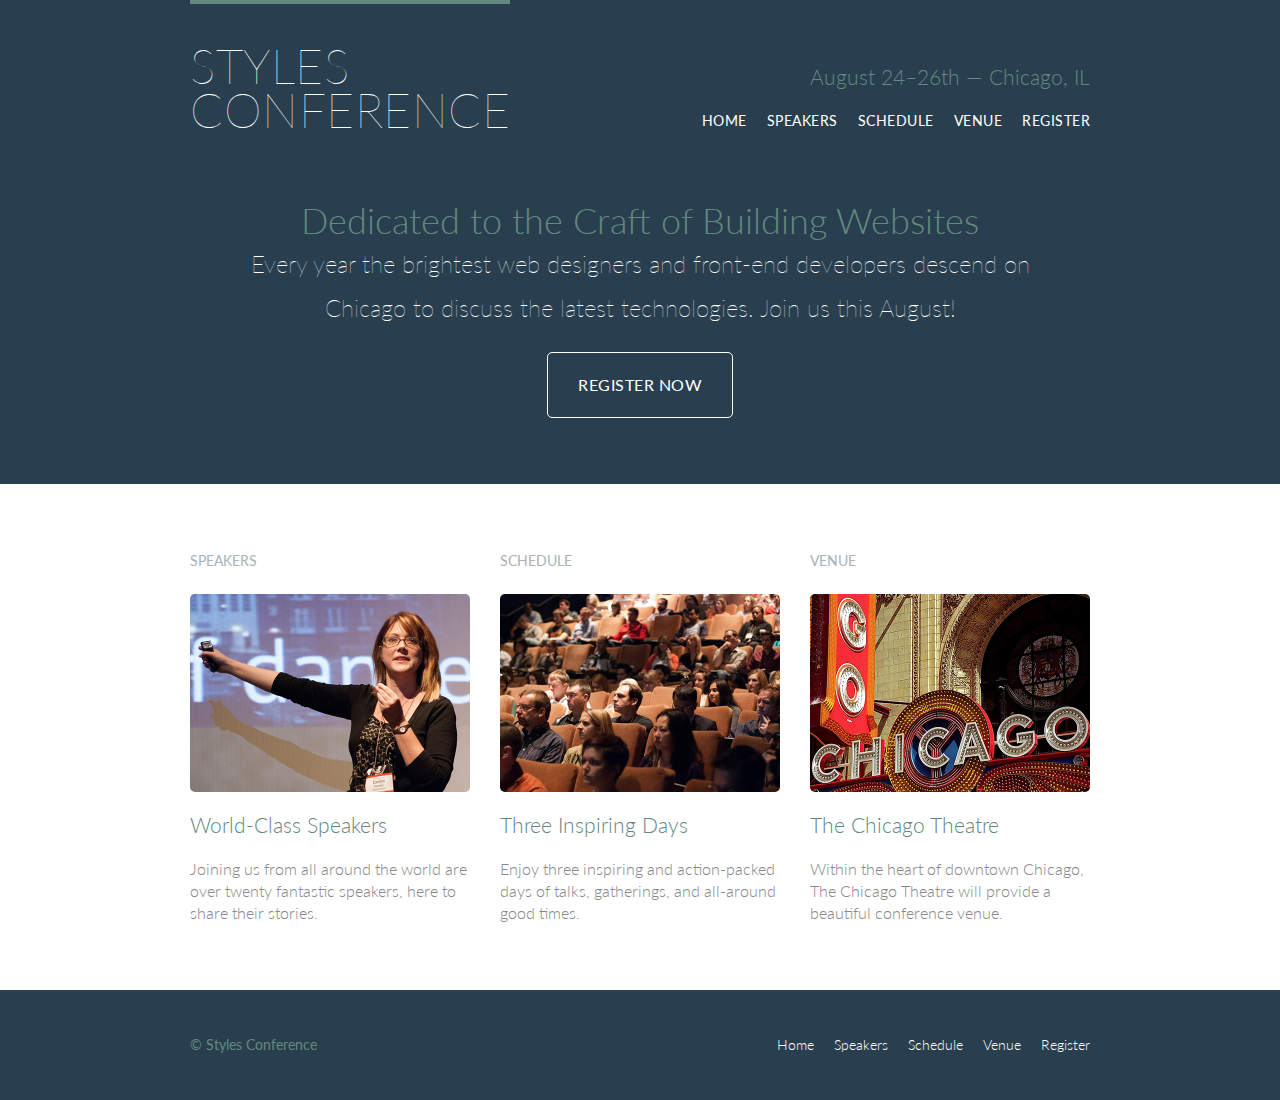
<file: index.html>
<!DOCTYPE html>
<html lang="en">

  <head>
    <meta charset="utf-8">
    <title>Styles Conference</title>
    <link rel="stylesheet" href="assets/stylesheets/main.css">
    <link rel="stylesheet" href="http://fonts.googleapis.com/css?family=Lato:100,300,400">
  </head>

  <body>

    <!-- Header -->

    <header class="primary-header container group">

      <h1 class="logo">
        <a href="index.html">Styles <br> Conference</a>
      </h1>

      <h3 class="tagline">August 24&ndash;26th &mdash; Chicago, IL</h3>

      <nav class="nav primary-nav">
        <ul>
          <li><a href="index.html">Home</a></li><!--
          --><li><a href="speakers.html">Speakers</a></li><!--
          --><li><a href="schedule.html">Schedule</a></li><!--
          --><li><a href="venue.html">Venue</a></li><!--
          --><li><a href="register.html">Register</a></li>
        </ul>
      </nav>

    </header>

    <!-- Hero -->

    <section class="hero container">

      <h2>Dedicated to the Craft of Building Websites</h2>

      <p>Every year the brightest web designers and front-end developers descend on Chicago to discuss the latest technologies. Join us this August!</p>

      <a class="btn btn-alt" href="register.html">Register Now</a>

    </section>

    <!-- Teasers -->

    <section class="row">
      <div class="grid">

        <!-- Speakers -->

        <section class="teaser col-1-3">
          <h5>Speakers</h5>
          <a href="speakers.html">
            <img src="assets/images/home/speakers.jpg" alt="Professional Speaker">
            <h3>World-Class Speakers</h3>
          </a>
          <p>Joining us from all around the world are over twenty fantastic speakers, here to share their stories.</p>
        </section><!--

        Schedule

        --><section class="teaser col-1-3">
          <h5>Schedule</h5>
          <a href="schedule.html">
            <img src="assets/images/home/schedule.jpg" alt="Conference Attendees">
            <h3>Three Inspiring Days</h3>
          </a>
          <p>Enjoy three inspiring and action-packed days of talks, gatherings, and all-around good times.</p>
        </section><!--

        Venue

        --><section class="teaser col-1-3">
          <h5>Venue</h5>
          <a href="venue.html">
            <img src="assets/images/home/venue.jpg" alt="The Chicago Theatre">
            <h3>The Chicago Theatre</h3>
          </a>
          <p>Within the heart of downtown Chicago, The Chicago Theatre will provide a beautiful conference venue.</p>
        </section>

      </div>
    </section>

    <!-- Footer -->

    <footer class="primary-footer container group">

      <small>&copy; Styles Conference</small>

      <nav class="nav">
        <ul>
          <li><a href="index.html">Home</a></li><!--
          --><li><a href="speakers.html">Speakers</a></li><!--
          --><li><a href="schedule.html">Schedule</a></li><!--
          --><li><a href="venue.html">Venue</a></li><!--
          --><li><a href="register.html">Register</a></li>
        </ul>
      </nav>

    </footer>

  </body>
</html>
</file>
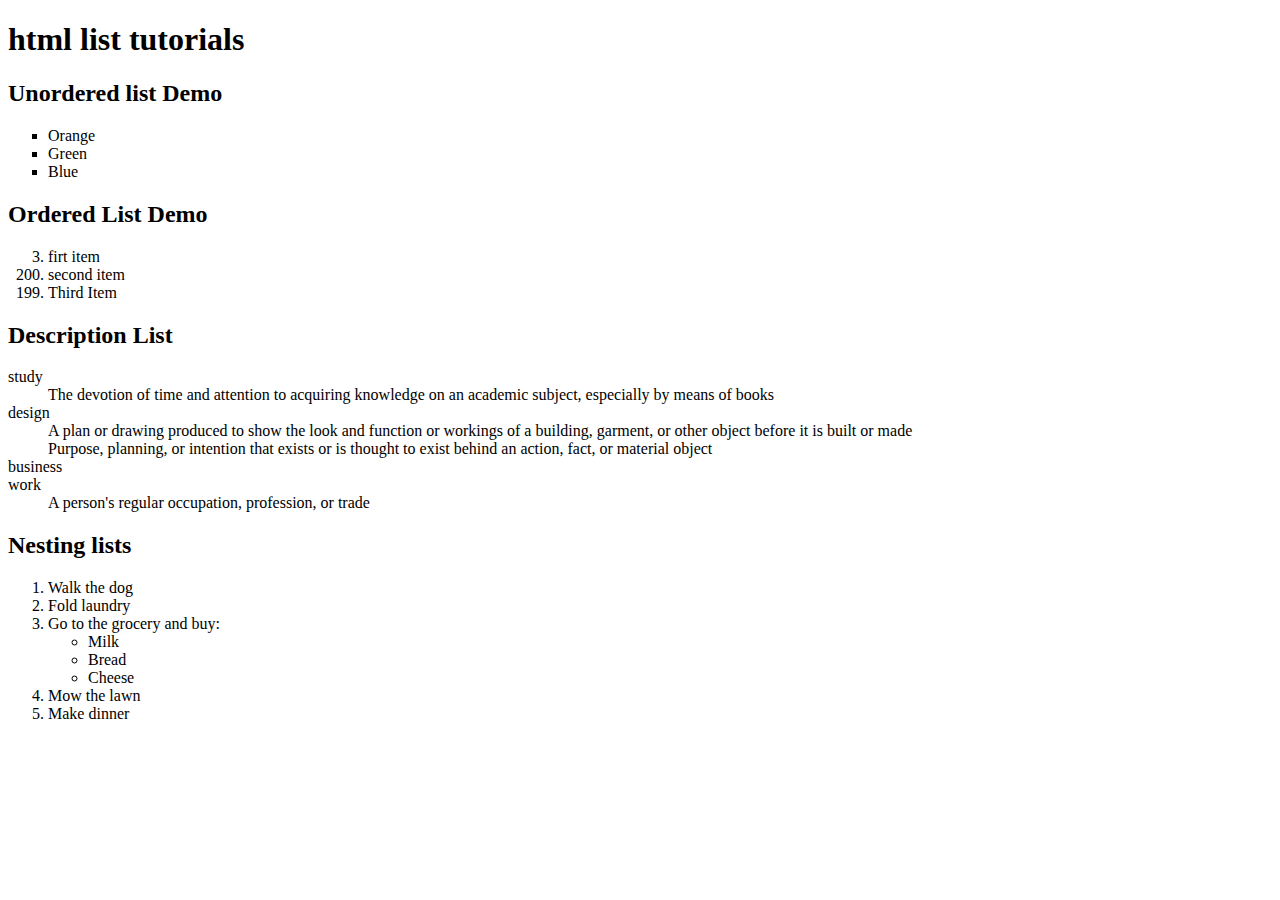
<file: play.html>
<!DOCTYPE html>
<html lang="en">
<head>
    <meta charset="UTF-8">
    <meta http-equiv="X-UA-Compatible" content="IE=edge">
    <meta name="viewport" content="width=device-width, initial-scale=1.0">
    <title>Document</title>
    <style>
        .colors{
            list-style-type: square;
        }
    </style>
</head>
<body>
    <h1>html list tutorials</h1>
    <h2>Unordered list Demo</h2>
    <ul class="colors">
        <li>Orange</li>
        <li>Green</li>
        <li>Blue</li>
    </ul>
    <h2>Ordered List Demo</h2>
    <ol start="3" reversed>
        <li>firt item</li>
        <li value="200">second item</li>
        <li>Third Item</li>
    </ol>
    <h2>Description List</h2>
    <dl>
        <dt>study</dt>
        <dd>The devotion of time and attention to acquiring knowledge on an academic subject, especially by means of books</dd>
        <dt>design</dt>
        <dd>A plan or drawing produced to show the look and function or workings of a building, garment, or other object before it is built or made</dd>
        <dd>Purpose, planning, or intention that exists or is thought to exist behind an action, fact, or material object</dd>
        <dt>business</dt>
        <dt>work</dt>
        <dd>A person's regular occupation, profession, or trade</dd>
      </dl>
      <h2>Nesting lists</h2>
      <ol>
        <li>Walk the dog</li>
        <li>Fold laundry</li>
        <li>
          Go to the grocery and buy:
          <ul>
            <li>Milk</li>
            <li>Bread</li>
            <li>Cheese</li>
          </ul>
        </li>
        <li>Mow the lawn</li>
        <li>Make dinner</li>
      </ol> 
</body>
</html>
</file>
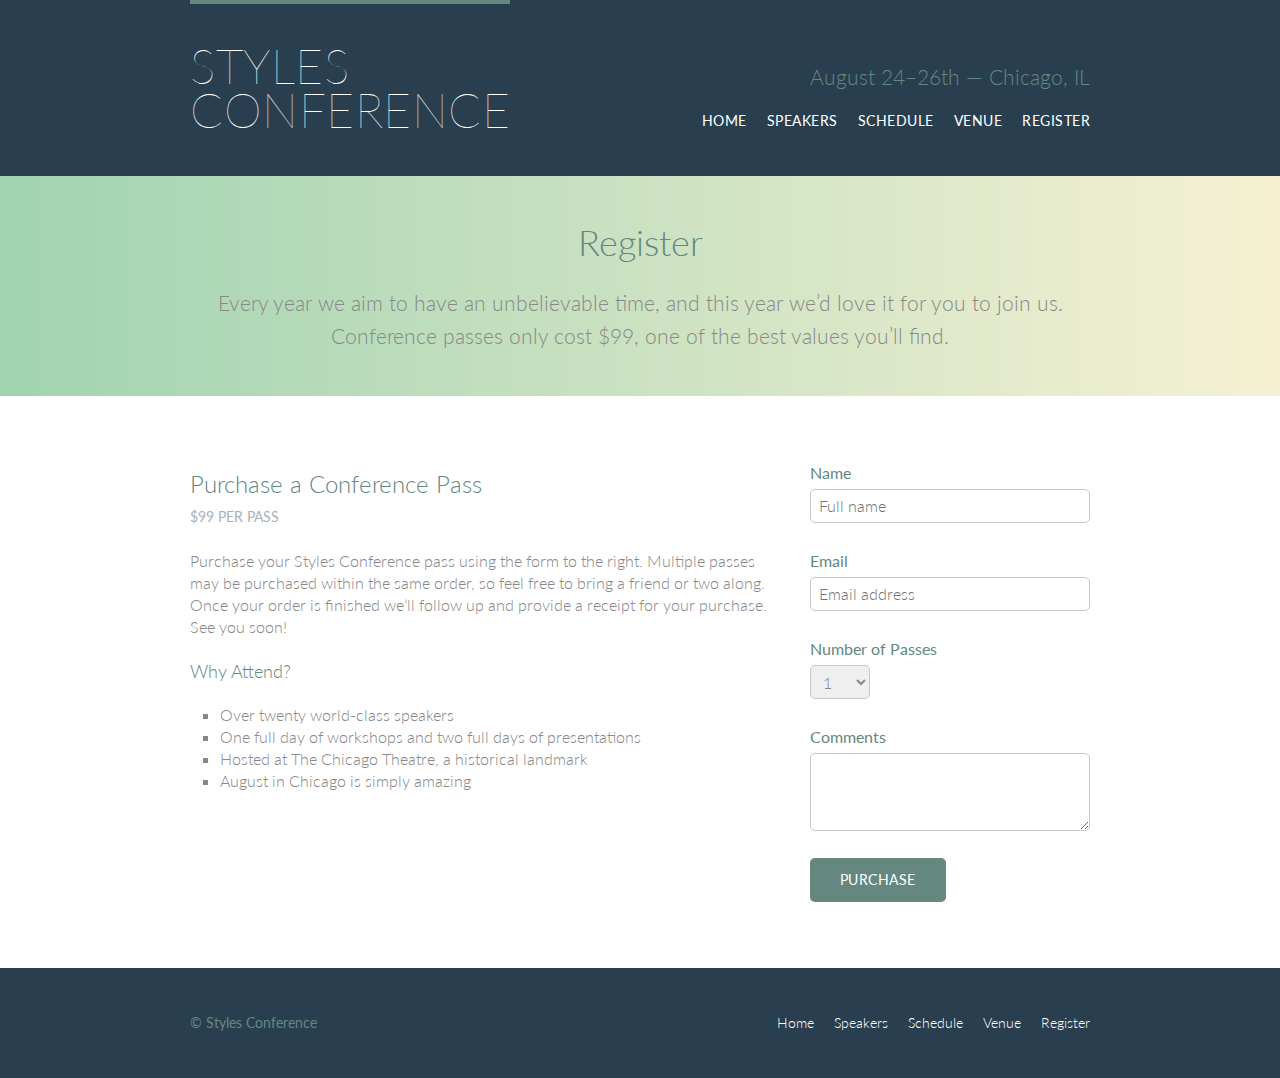
<file: register.html>
<!DOCTYPE html>
<html lang="en">

  <head>
    <meta charset="utf-8">
    <title>Register - Styles Conference</title>
    <link rel="stylesheet" href="assets/stylesheets/main.css">
    <link rel="stylesheet" href="http://fonts.googleapis.com/css?family=Lato:100,300,400">
  </head>

  <body>

    <!-- Header -->

    <header class="primary-header container group">

      <h1 class="logo">
        <a href="index.html">Styles <br> Conference</a>
      </h1>

      <h3 class="tagline">August 24&ndash;26th &mdash; Chicago, IL</h3>

      <nav class="nav primary-nav">
        <ul>
          <li><a href="index.html">Home</a></li><!--
          --><li><a href="speakers.html">Speakers</a></li><!--
          --><li><a href="schedule.html">Schedule</a></li><!--
          --><li><a href="venue.html">Venue</a></li><!--
          --><li><a href="register.html">Register</a></li>
        </ul>
      </nav>

    </header>

    <!-- Lead -->

    <section class="row-alt">
      <div class="lead container">

        <h1>Register</h1>

        <p>Every year we aim to have an unbelievable time, and this year we&#8217;d love it for you to join us. Conference passes only cost $99, one of the best values you&#8217;ll find.</p>

      </div>
    </section>

    <!-- Main content -->

    <section class="row">
      <div class="grid">

        <!-- Details -->

        <section class="col-2-3">

          <h2>Purchase a Conference Pass</h2>
          <h5>$99 per Pass</h5>

          <p>Purchase your Styles Conference pass using the form to the right. Multiple passes may be purchased within the same order, so feel free to bring a friend or two along. Once your order is finished we&#8217;ll follow up and provide a receipt for your purchase. See you soon!</p>

          <h4>Why Attend?</h4>

          <ul class="why-attend">
            <li>Over twenty world-class speakers</li>
            <li>One full day of workshops and two full days of presentations</li>
            <li>Hosted at The Chicago Theatre, a historical landmark</li>
            <li>August in Chicago is simply amazing</li>
          </ul>

        </section><!--

        Registration form

        --><form class="col-1-3" action="#" method="post">

          <fieldset class="register-group">

            <label>
              Name
              <input type="text" name="name" placeholder="Full name" required>
            </label>

            <label>
              Email
              <input type="email" name="email" placeholder="Email address" required>
            </label>

            <label>
              Number of Passes
              <select name="quantity" required>
                <option value="1" selected>1</option>
                <option value="2">2</option>
                <option value="3">3</option>
                <option value="4">4</option>
                <option value="5">5</option>
              </select>
            </label>

            <label>
              Comments
              <textarea name="comments"></textarea>
            </label>

          </fieldset>

          <input class="btn btn-default" type="submit" name="submit" value="Purchase">

        </form>

      </div>
    </section>

    <!-- Footer -->

    <footer class="primary-footer container group">

      <small>&copy; Styles Conference</small>

      <nav class="nav">
        <ul>
          <li><a href="index.html">Home</a></li><!--
          --><li><a href="speakers.html">Speakers</a></li><!--
          --><li><a href="schedule.html">Schedule</a></li><!--
          --><li><a href="venue.html">Venue</a></li><!--
          --><li><a href="register.html">Register</a></li>
        </ul>
      </nav>

    </footer>

  </body>
</html>
</file>
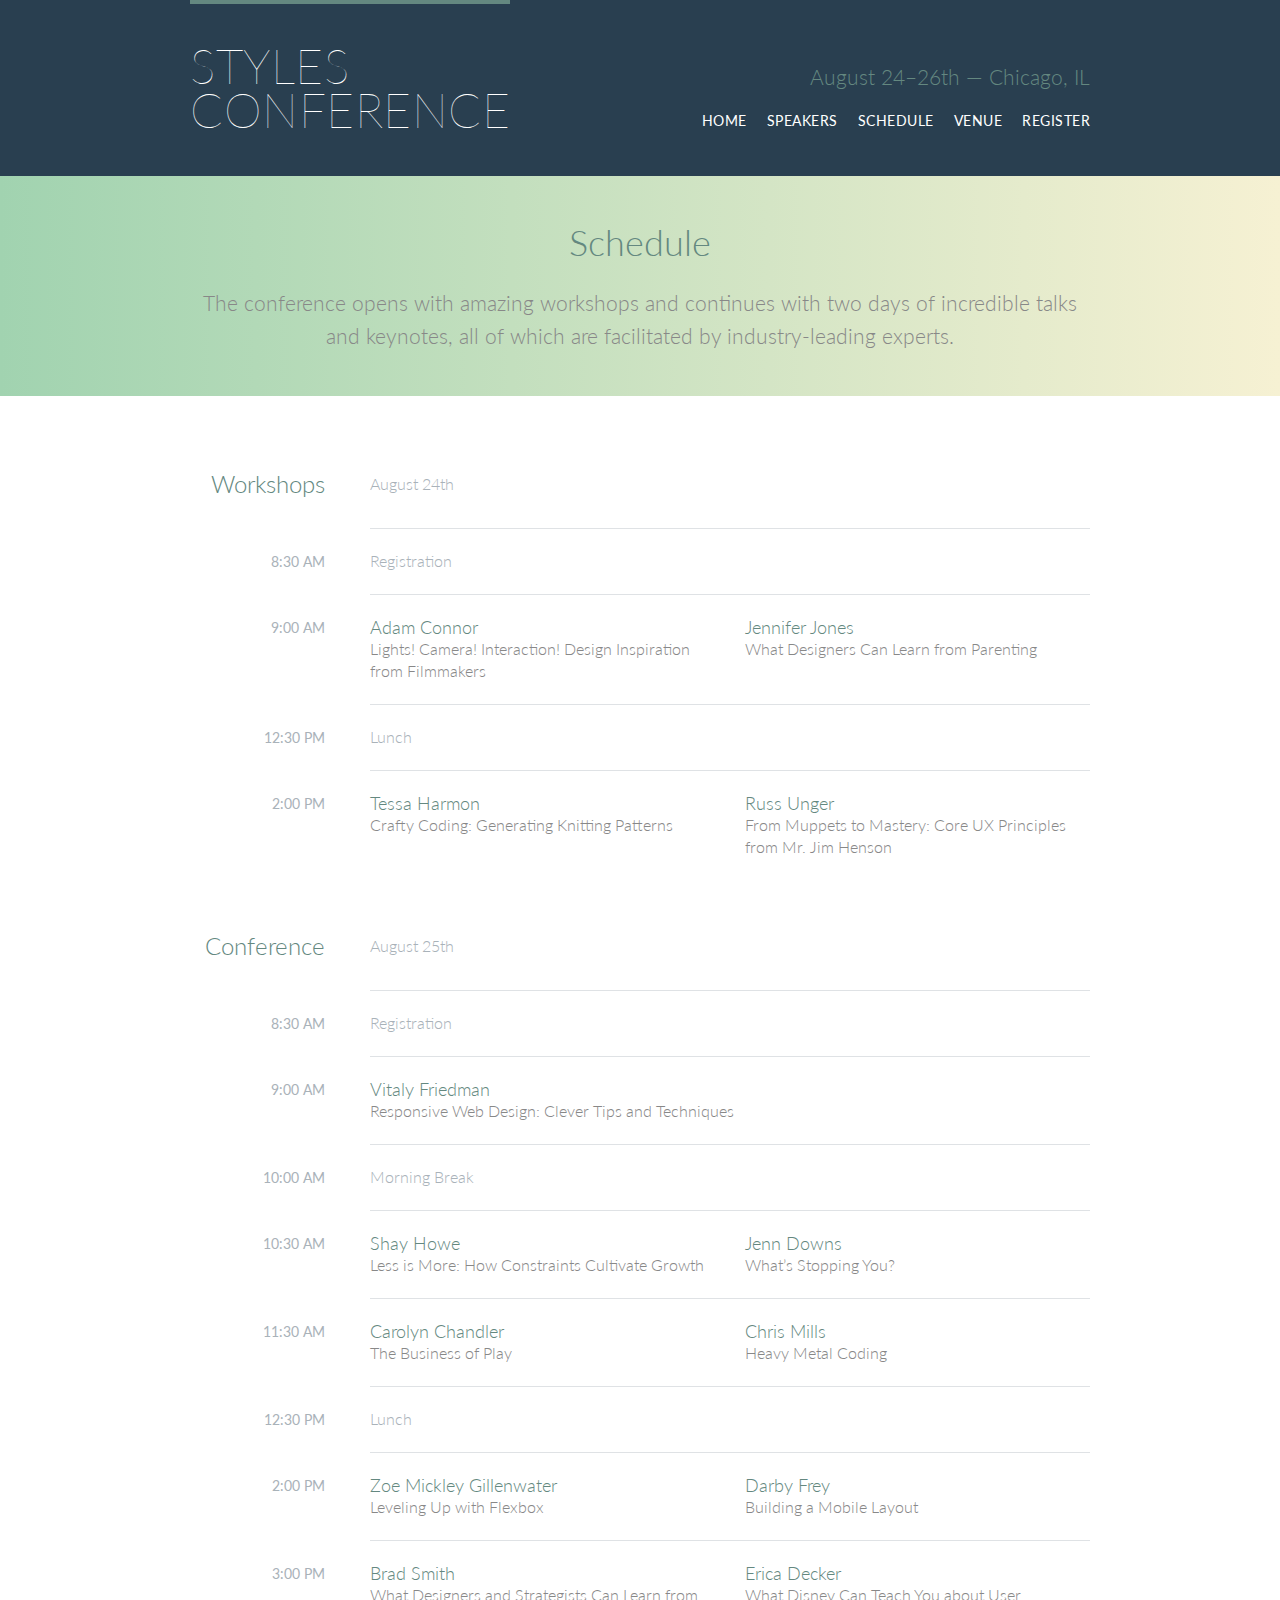
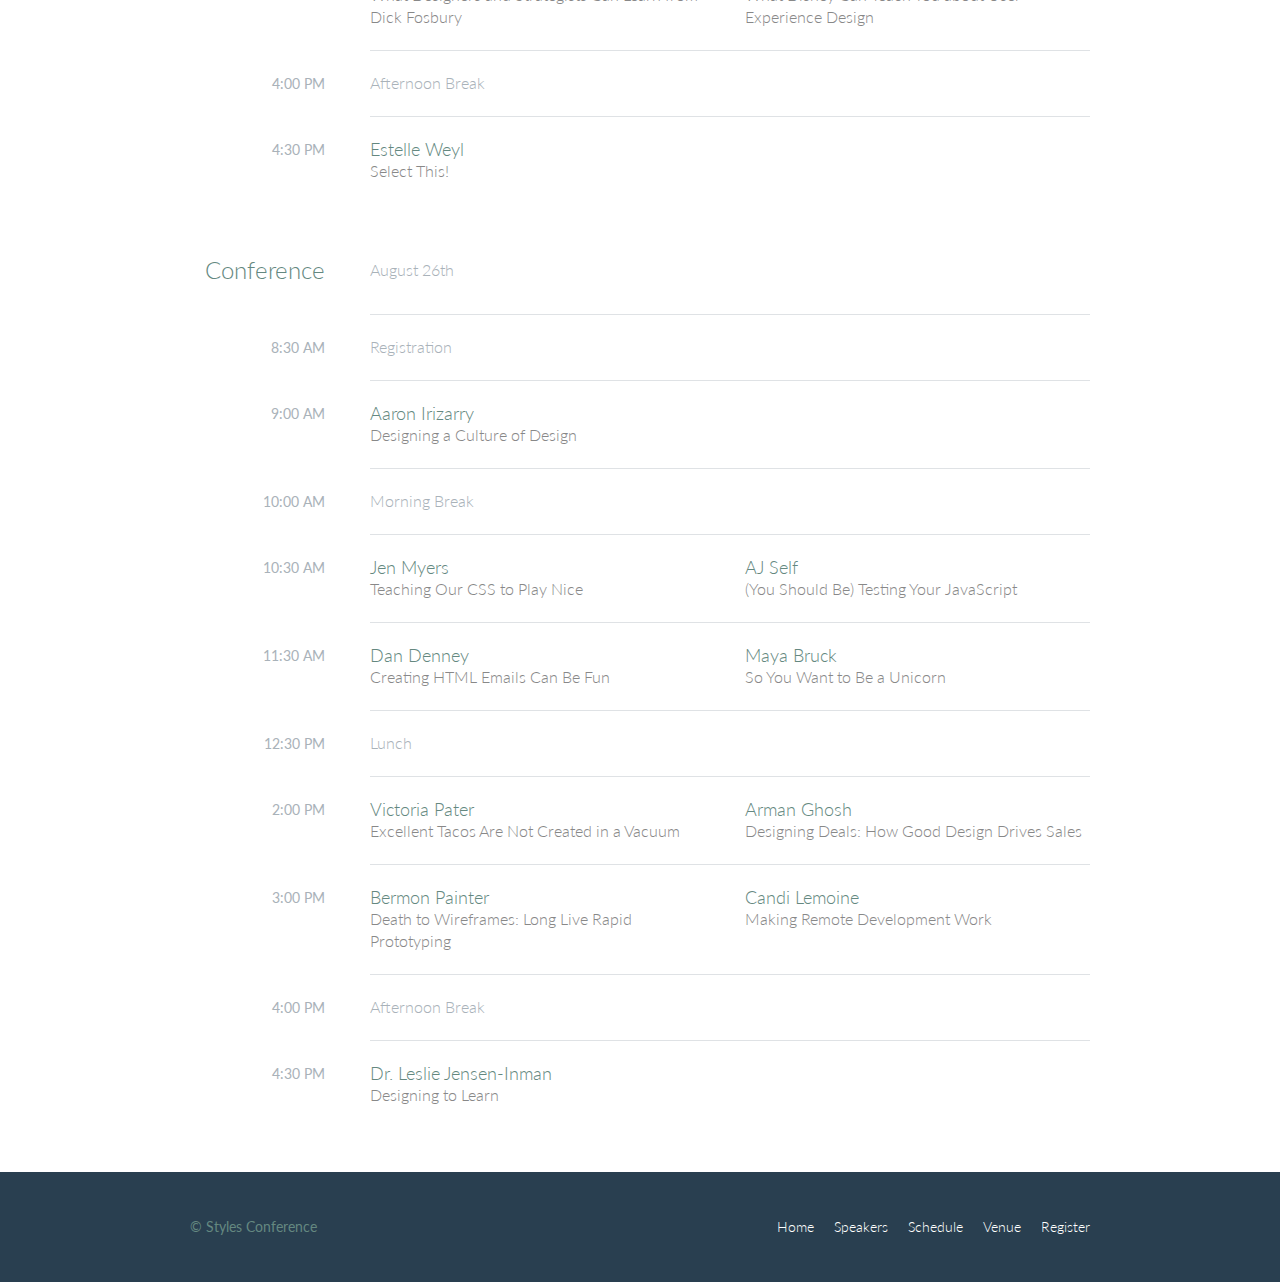
<file: schedule.html>
<!DOCTYPE html>
<html lang="en">

  <head>
    <meta charset="utf-8">
    <title>Schedule - Styles Conference</title>
    <link rel="stylesheet" href="assets/stylesheets/main.css">
    <link rel="stylesheet" href="http://fonts.googleapis.com/css?family=Lato:100,300,400">
  </head>

  <body>

    <!-- Header -->

    <header class="primary-header container group">

      <h1 class="logo">
        <a href="index.html">Styles <br> Conference</a>
      </h1>

      <h3 class="tagline">August 24&ndash;26th &mdash; Chicago, IL</h3>

      <nav class="nav primary-nav">
        <ul>
          <li><a href="index.html">Home</a></li><!--
          --><li><a href="speakers.html">Speakers</a></li><!--
          --><li><a href="schedule.html">Schedule</a></li><!--
          --><li><a href="venue.html">Venue</a></li><!--
          --><li><a href="register.html">Register</a></li>
        </ul>
      </nav>

    </header>

    <!-- Lead -->

    <section class="row-alt">
      <div class="lead container">

        <h1>Schedule</h1>

        <p>The conference opens with amazing workshops and continues with two days of incredible talks and keynotes, all of which are facilitated by industry-leading experts.</p>

      </div>
    </section>

    <!-- Main content -->

    <section class="row">
      <div class="container">

        <!-- Workshops -->

        <table>
          <thead>
            <tr>
              <th scope="row">
                Workshops
              </th>
              <td class="schedule-offset" colspan="2">
                August 24th
              </td>
            </tr>
          </thead>
          <tbody>
            <tr>
              <th scope="row">
                <time datetime="08:30:00">8:30 AM</time>
              </th>
              <td class="schedule-offset" colspan="2">
                Registration
              </td>
            </tr>
            <tr>
              <th scope="row">
                <time datetime="09:00:00">9:00 AM</time>
              </th>
              <td>
                <a href="speakers.html#adam-connor">
                  <h4>Adam Connor</h4>
                  Lights! Camera! Interaction! Design Inspiration from Filmmakers
                </a>
              </td>
              <td>
                <a href="speakers.html#jennifer-jones">
                  <h4>Jennifer Jones</h4>
                  What Designers Can Learn from Parenting
                </a>
              </td>
            </tr>
            <tr>
              <th scope="row">
                <time datetime="12:30:00">12:30 PM</time>
              </th>
              <td class="schedule-offset" colspan="2">
                Lunch
              </td>
            </tr>
            <tr>
              <th scope="row">
                <time datetime="14:00">2:00 PM</time>
              </th>
              <td>
                <a href="speakers.html#tessa-harmon">
                  <h4>Tessa Harmon</h4>
                  Crafty Coding: Generating Knitting Patterns
                </a>
              </td>
              <td>
                <a href="speakers.html#russ-unger">
                  <h4>Russ Unger</h4>
                  From Muppets to Mastery: Core UX Principles from Mr. Jim Henson
                </a>
              </td>
            </tr>
          </tbody>
        </table>

        <!-- Conference -->

        <table>
          <thead>
            <tr>
              <th scope="row">
                Conference
              </th>
              <td class="schedule-offset" colspan="2">
                August 25th
              </td>
            </tr>
          </thead>
          <tbody>
            <tr>
              <th scope="row">
                <time datetime="08:30:00">8:30 AM</time>
              </th>
              <td class="schedule-offset" colspan="2">
                Registration
              </td>
            </tr>
            <tr>
              <th scope="row">
                <time datetime="09:00:00">9:00 AM</time>
              </th>
              <td colspan="2">
                <a href="speakers.html#vitaly-friedman">
                  <h4>Vitaly Friedman</h4>
                  Responsive Web Design: Clever Tips and Techniques
                </a>
              </td>
            </tr>
            <tr>
              <th scope="row">
                <time datetime="10:00:00">10:00 AM</time>
              </th>
              <td class="schedule-offset" colspan="2">
                Morning Break
              </td>
            </tr>
            <tr>
              <th scope="row">
                <time datetime="10:30:00">10:30 AM</time>
              </th>
              <td>
                <a href="speakers.html#shay-howe">
                  <h4>Shay Howe</h4>
                  Less is More: How Constraints Cultivate Growth
                </a>
              </td>
              <td>
                <a href="speakers.html#jenn-downs">
                  <h4>Jenn Downs</h4>
                  What&#8217;s Stopping You?
                </a>
              </td>
            </tr>
            <tr>
              <th scope="row">
                <time datetime="11:30:00">11:30 AM</time>
              </th>
              <td>
                <a href="speakers.html#carolyn-chandler">
                  <h4>Carolyn Chandler</h4>
                  The Business of Play
                </a>
              </td>
              <td>
                <a href="speakers.html#chris-mills">
                  <h4>Chris Mills</h4>
                  Heavy Metal Coding
                </a>
              </td>
            </tr>
            <tr>
              <th scope="row">
                <time datetime="12:30:00">12:30 PM</time>
              </th>
              <td class="schedule-offset" colspan="2">
                Lunch
              </td>
            </tr>
            <tr>
              <th scope="row">
                <time datetime="14:00">2:00 PM</time>
              </th>
              <td>
                <a href="speakers.html#zoe-mickley-gillenwater">
                  <h4>Zoe Mickley Gillenwater</h4>
                  Leveling Up with Flexbox
                </a>
              </td>
              <td>
                <a href="speakers.html#darby-frey">
                  <h4>Darby Frey</h4>
                  Building a Mobile Layout
                </a>
              </td>
            </tr>
            <tr>
              <th scope="row">
                <time datetime="15:00:00">3:00 PM</time>
              </th>
              <td>
                <a href="speakers.html#brad-smith">
                  <h4>Brad Smith</h4>
                  What Designers and Strategists Can Learn from Dick Fosbury
                </a>
              </td>
              <td>
                <a href="speakers.html#erica-decker">
                  <h4>Erica Decker</h4>
                  What Disney Can Teach You about User Experience Design
                </a>
              </td>
            </tr>
            <tr>
              <th scope="row">
                <time datetime="16:00:00">4:00 PM</time>
              </th>
              <td class="schedule-offset" colspan="2">
                Afternoon Break
              </td>
            </tr>
            <tr>
              <th scope="row">
                <time datetime="16:30:00">4:30 PM</time>
              </th>
              <td colspan="2">
                <a href="speakers.html#estelle-weyl">
                  <h4>Estelle Weyl</h4>
                  Select This!
                </a>
              </td>
            </tr>
          </tbody>
        </table>

        <!-- Conference -->

        <table>
          <thead>
            <tr>
              <th scope="row">
                Conference
              </th>
              <td class="schedule-offset" colspan="2">
                August 26th
              </td>
            </tr>
          </thead>
          <tbody>
            <tr>
              <th scope="row">
                <time datetime="08:30:00">8:30 AM</time>
              </th>
              <td class="schedule-offset" colspan="2">
                Registration
              </td>
            </tr>
            <tr>
              <th scope="row">
                <time datetime="09:00:00">9:00 AM</time>
              </th>
              <td colspan="2">
                <a href="speakers.html#aaron-irizarry">
                  <h4>Aaron Irizarry</h4>
                  Designing a Culture of Design
                </a>
              </td>
            </tr>
            <tr>
              <th scope="row">
                <time datetime="10:00:00">10:00 AM</time>
              </th>
              <td class="schedule-offset" colspan="2">
                Morning Break
              </td>
            </tr>
            <tr>
              <th scope="row">
                <time datetime="10:30:00">10:30 AM</time>
              </th>
              <td>
                <a href="speakers.html#jen-myers">
                  <h4>Jen Myers</h4>
                  Teaching Our CSS to Play Nice
                </a>
              </td>
              <td>
                <a href="speakers.html#aj-self">
                  <h4>AJ Self</h4>
                  (You Should Be) Testing Your JavaScript
                </a>
              </td>
            </tr>
            <tr>
              <th scope="row">
                <time datetime="11:30:00">11:30 AM</time>
              </th>
              <td>
                <a href="speakers.html#dan-denney">
                  <h4>Dan Denney</h4>
                  Creating HTML Emails Can Be Fun
                </a>
              </td>
              <td>
                <a href="speakers.html#maya-bruck">
                  <h4>Maya Bruck</h4>
                  So You Want to Be a Unicorn
                </a>
              </td>
            </tr>
            <tr>
              <th scope="row">
                <time datetime="12:30:00">12:30 PM</time>
              </th>
              <td class="schedule-offset" colspan="2">
                Lunch
              </td>
            </tr>
            <tr>
              <th scope="row">
                <time datetime="14:00">2:00 PM</time>
              </th>
              <td>
                <a href="speakers.html#victoria-pater">
                  <h4>Victoria Pater</h4>
                  Excellent Tacos Are Not Created in a Vacuum
                </a>
              </td>
              <td>
                <a href="speakers.html#arman-ghosh">
                  <h4>Arman Ghosh</h4>
                  Designing Deals: How Good Design Drives Sales
                </a>
              </td>
            </tr>
            <tr>
              <th scope="row">
                <time datetime="15:00:00">3:00 PM</time>
              </th>
              <td>
                <a href="speakers.html#bermon-painter">
                  <h4>Bermon Painter</h4>
                  Death to Wireframes: Long Live Rapid Prototyping
                </a>
              </td>
              <td>
                <a href="speakers.html#candi-lemoine">
                  <h4>Candi Lemoine</h4>
                  Making Remote Development Work
                </a>
              </td>
            </tr>
            <tr>
              <th scope="row">
                <time datetime="16:00:00">4:00 PM</time>
              </th>
              <td class="schedule-offset" colspan="2">
                Afternoon Break
              </td>
            </tr>
            <tr>
              <th scope="row">
                <time datetime="16:30:00">4:30 PM</time>
              </th>
              <td colspan="2">
                <a href="speakers.html#leslie-jensen-inman">
                  <h4>Dr. Leslie Jensen-Inman</h4>
                  Designing to Learn
                </a>
              </td>
            </tr>
          </tbody>
        </table>

      </div>
    </section>

    <!-- Footer -->

    <footer class="primary-footer container group">

      <small>&copy; Styles Conference</small>

      <nav class="nav">
        <ul>
          <li><a href="index.html">Home</a></li><!--
          --><li><a href="speakers.html">Speakers</a></li><!--
          --><li><a href="schedule.html">Schedule</a></li><!--
          --><li><a href="venue.html">Venue</a></li><!--
          --><li><a href="register.html">Register</a></li>
        </ul>
      </nav>

    </footer>

  </body>
</html>
</file>
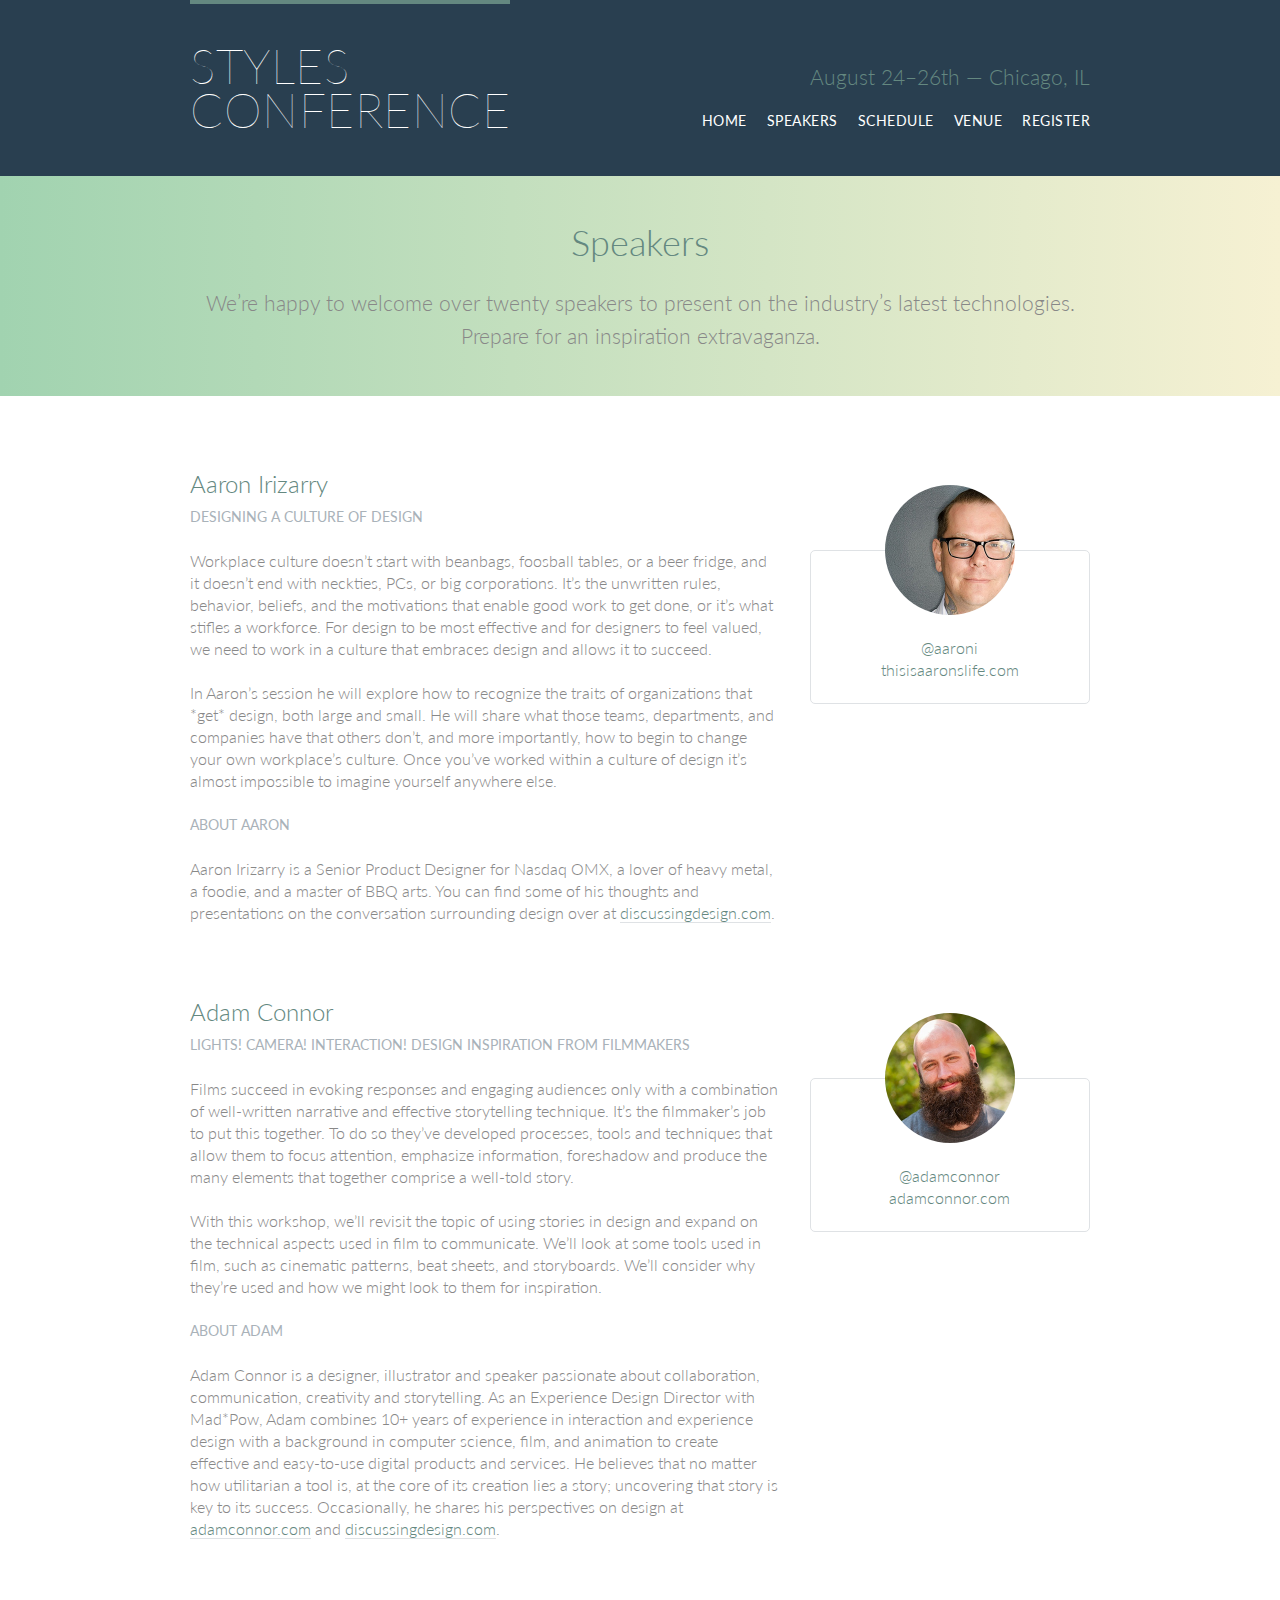
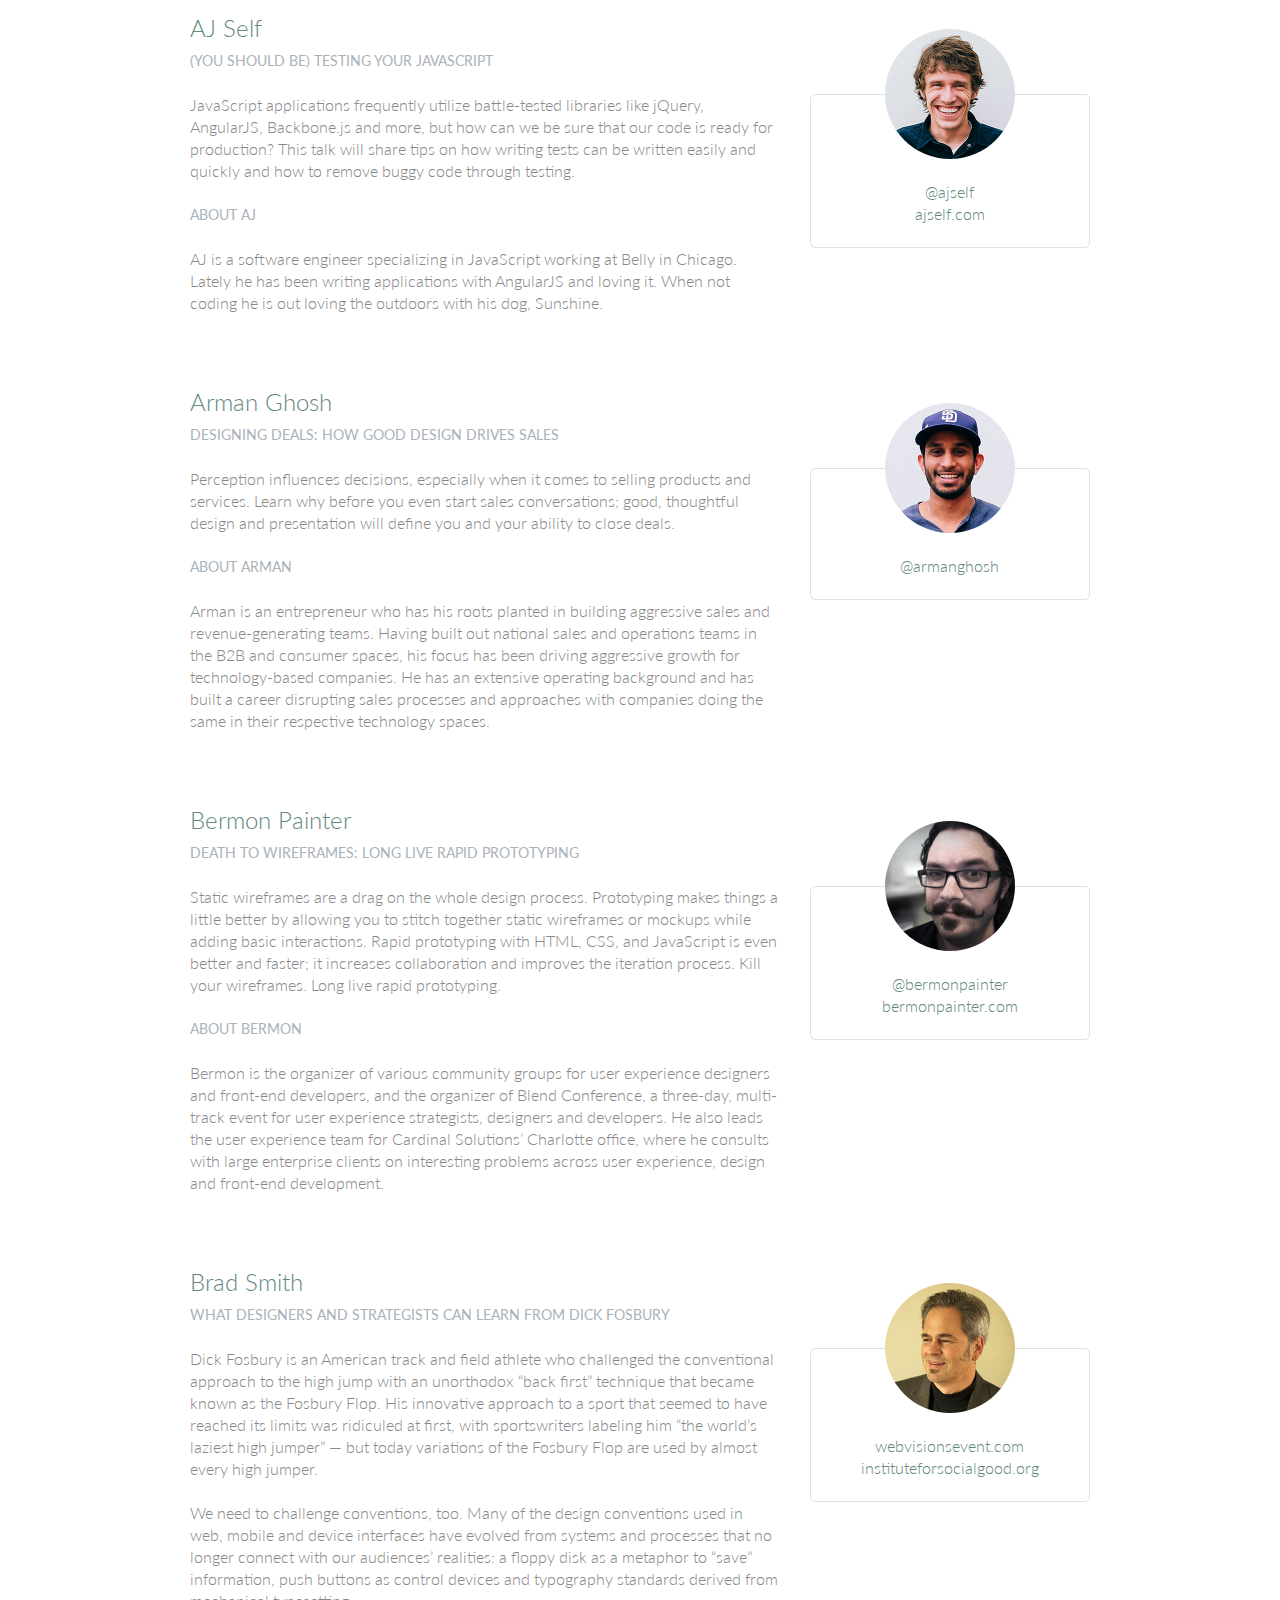
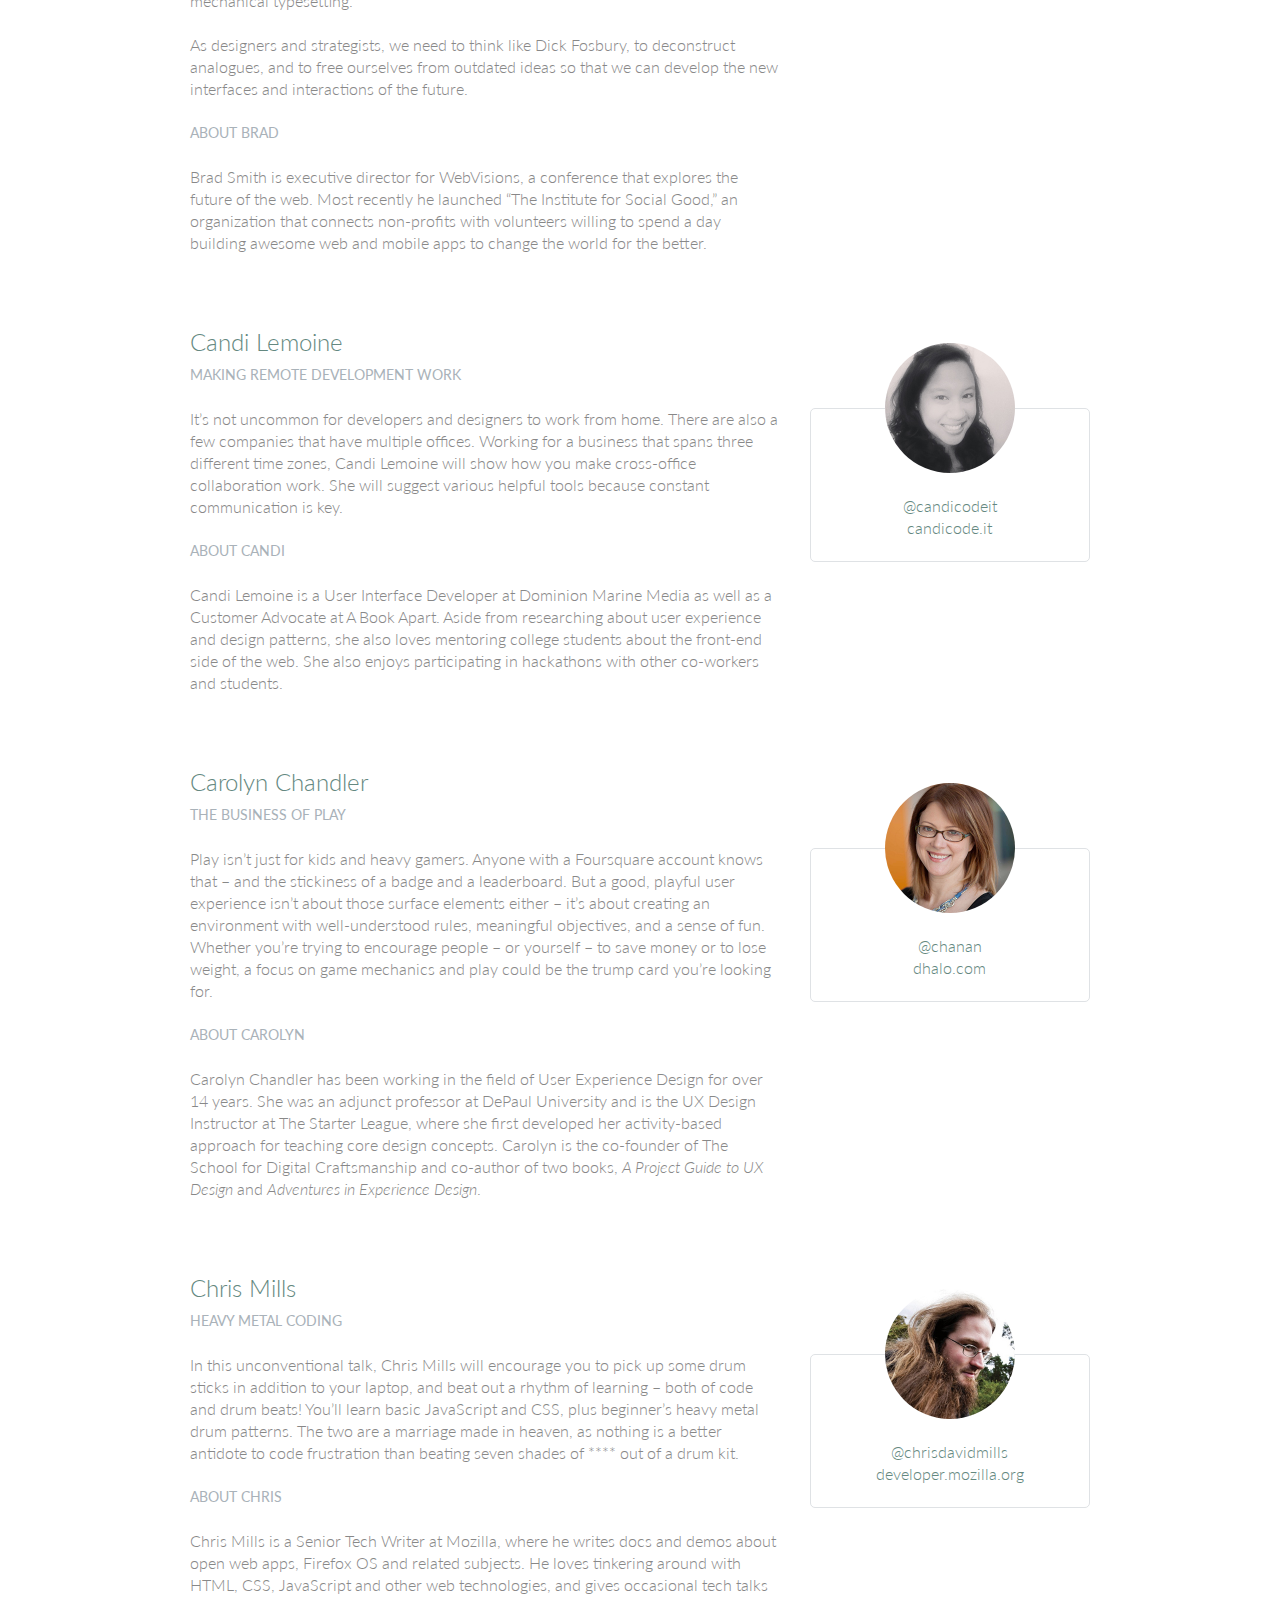
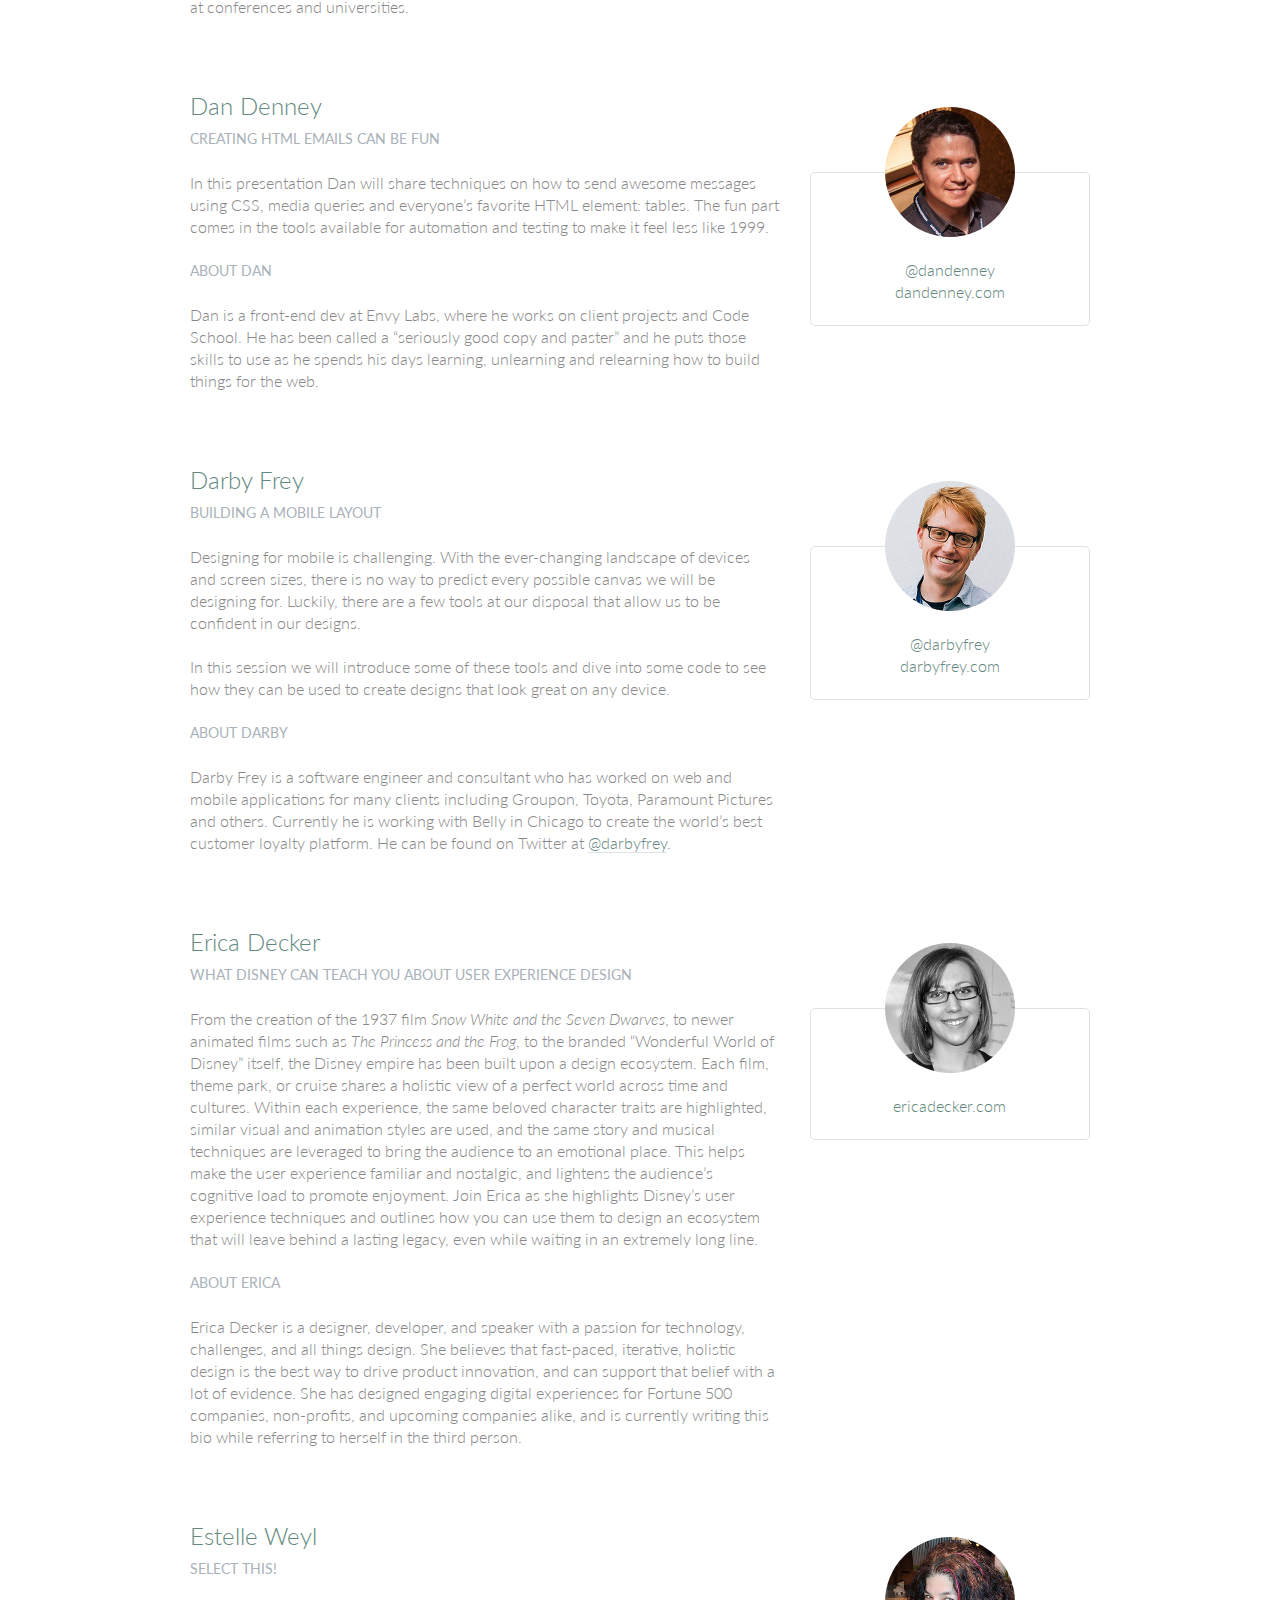
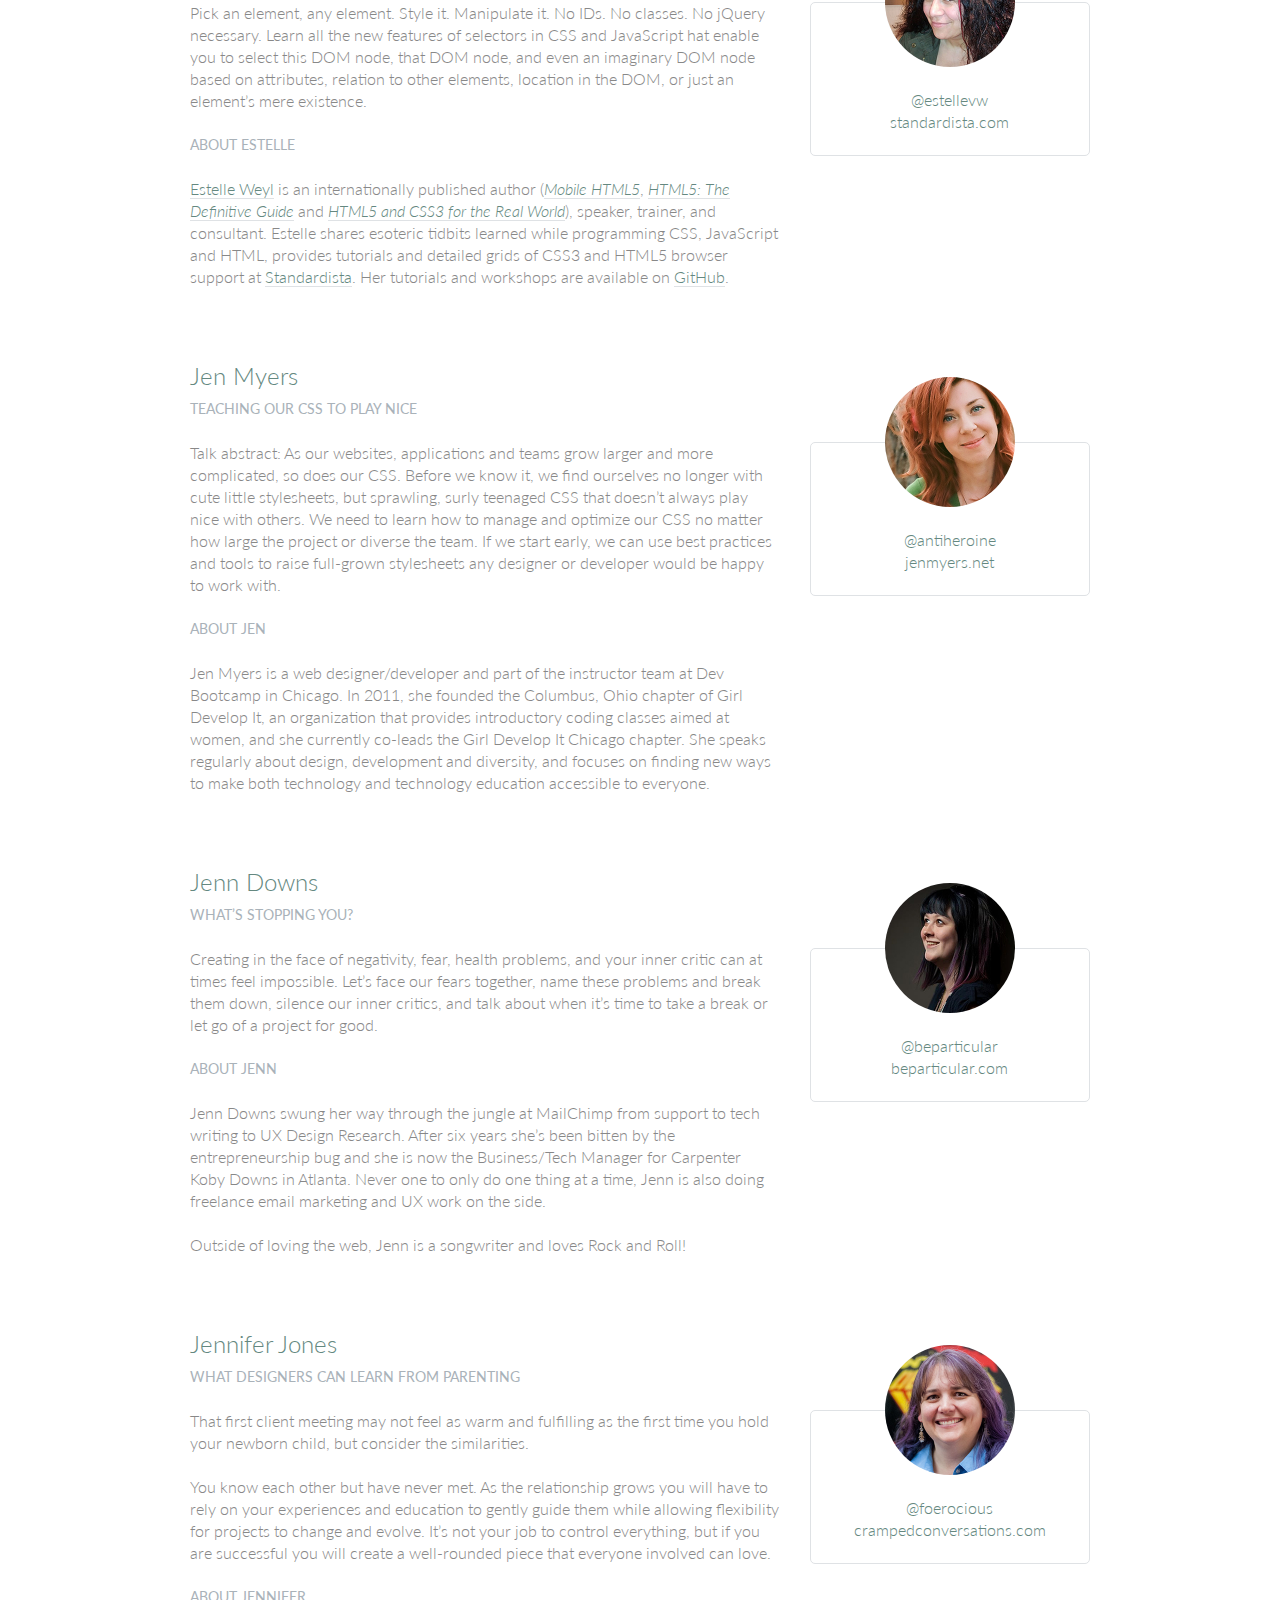
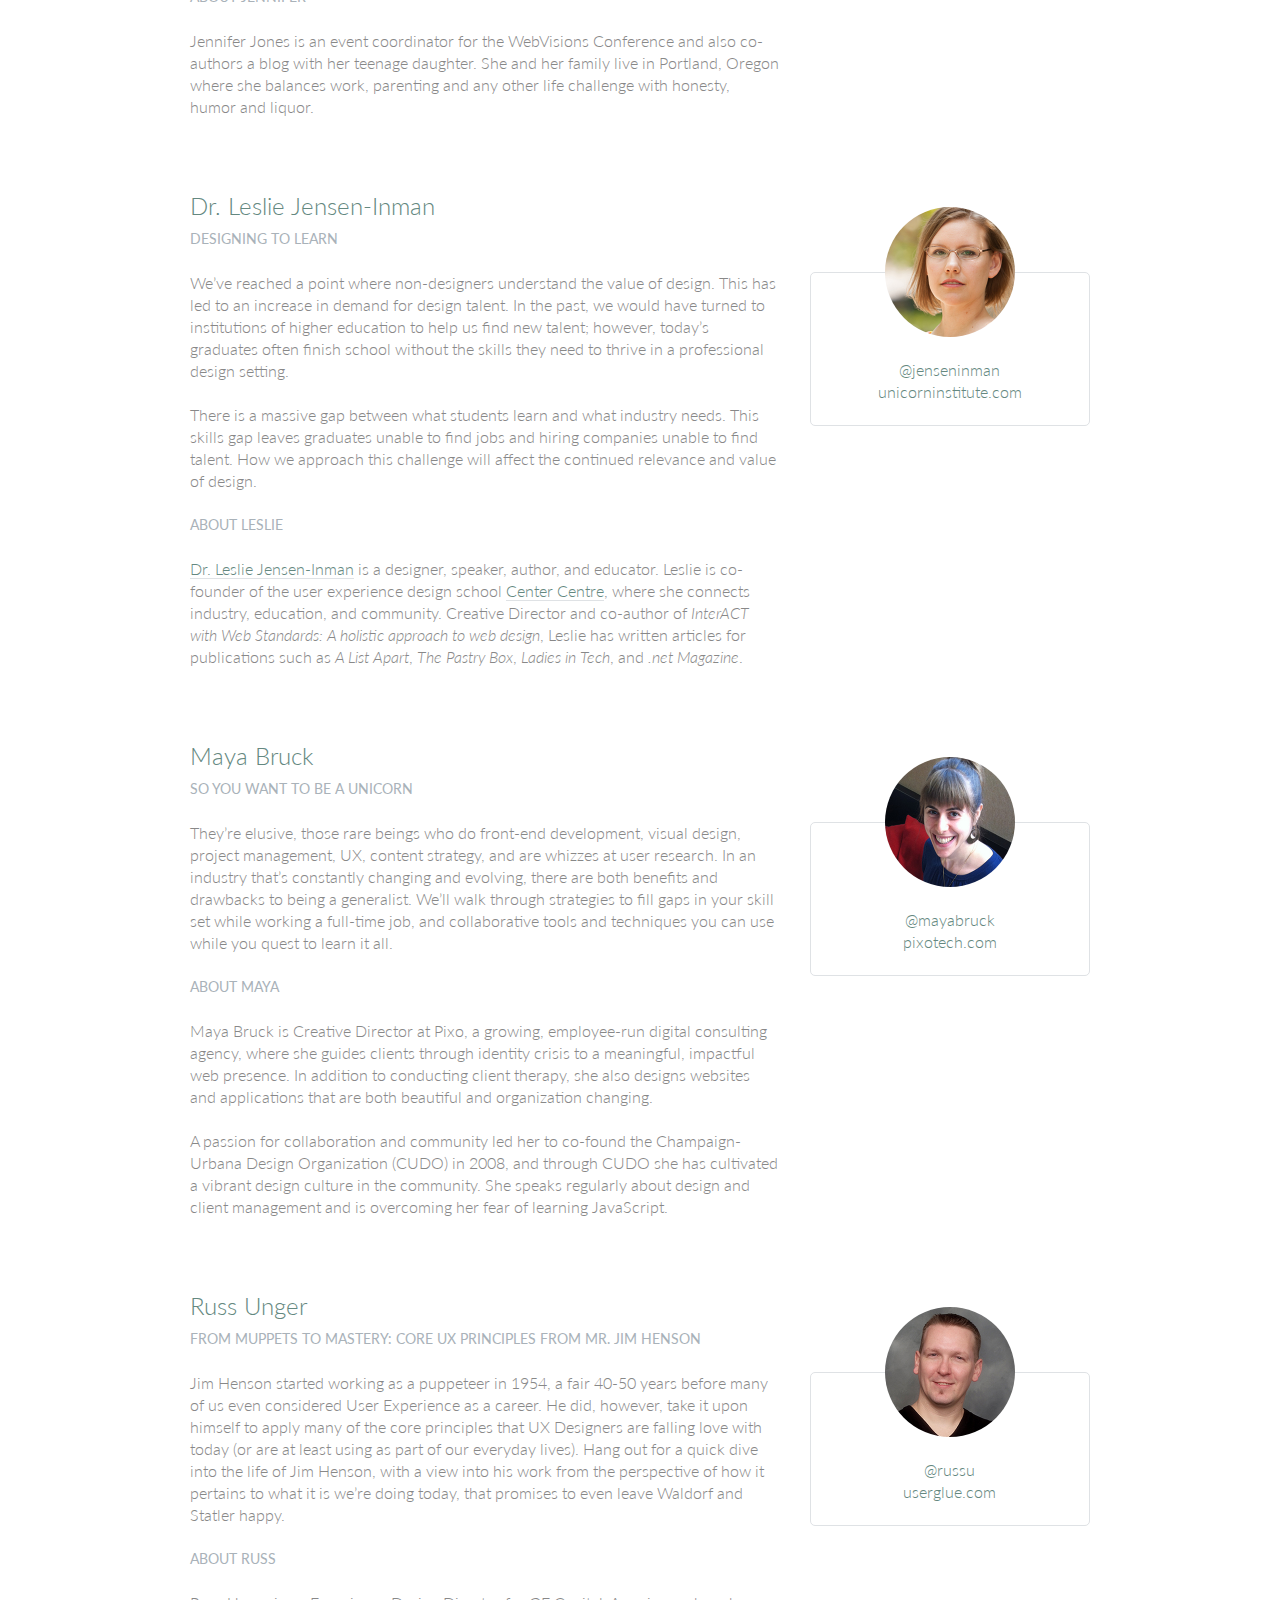
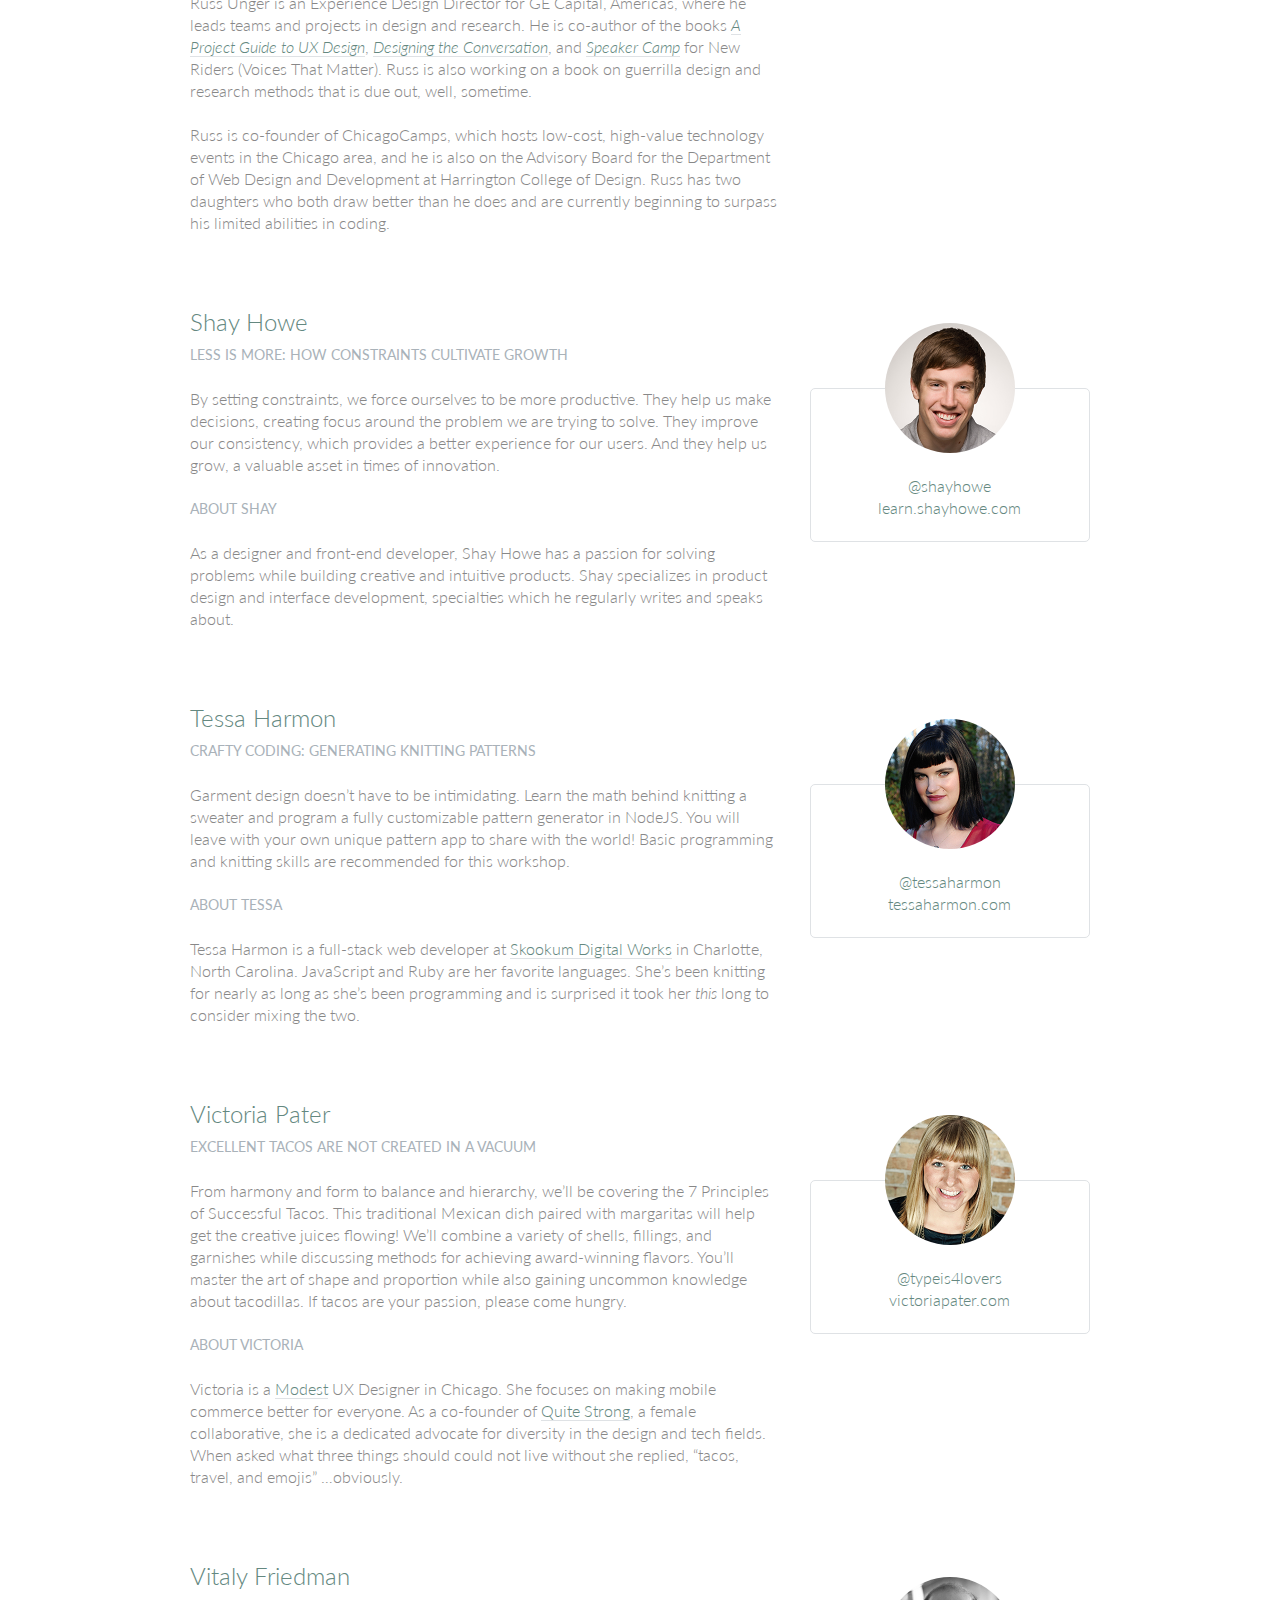
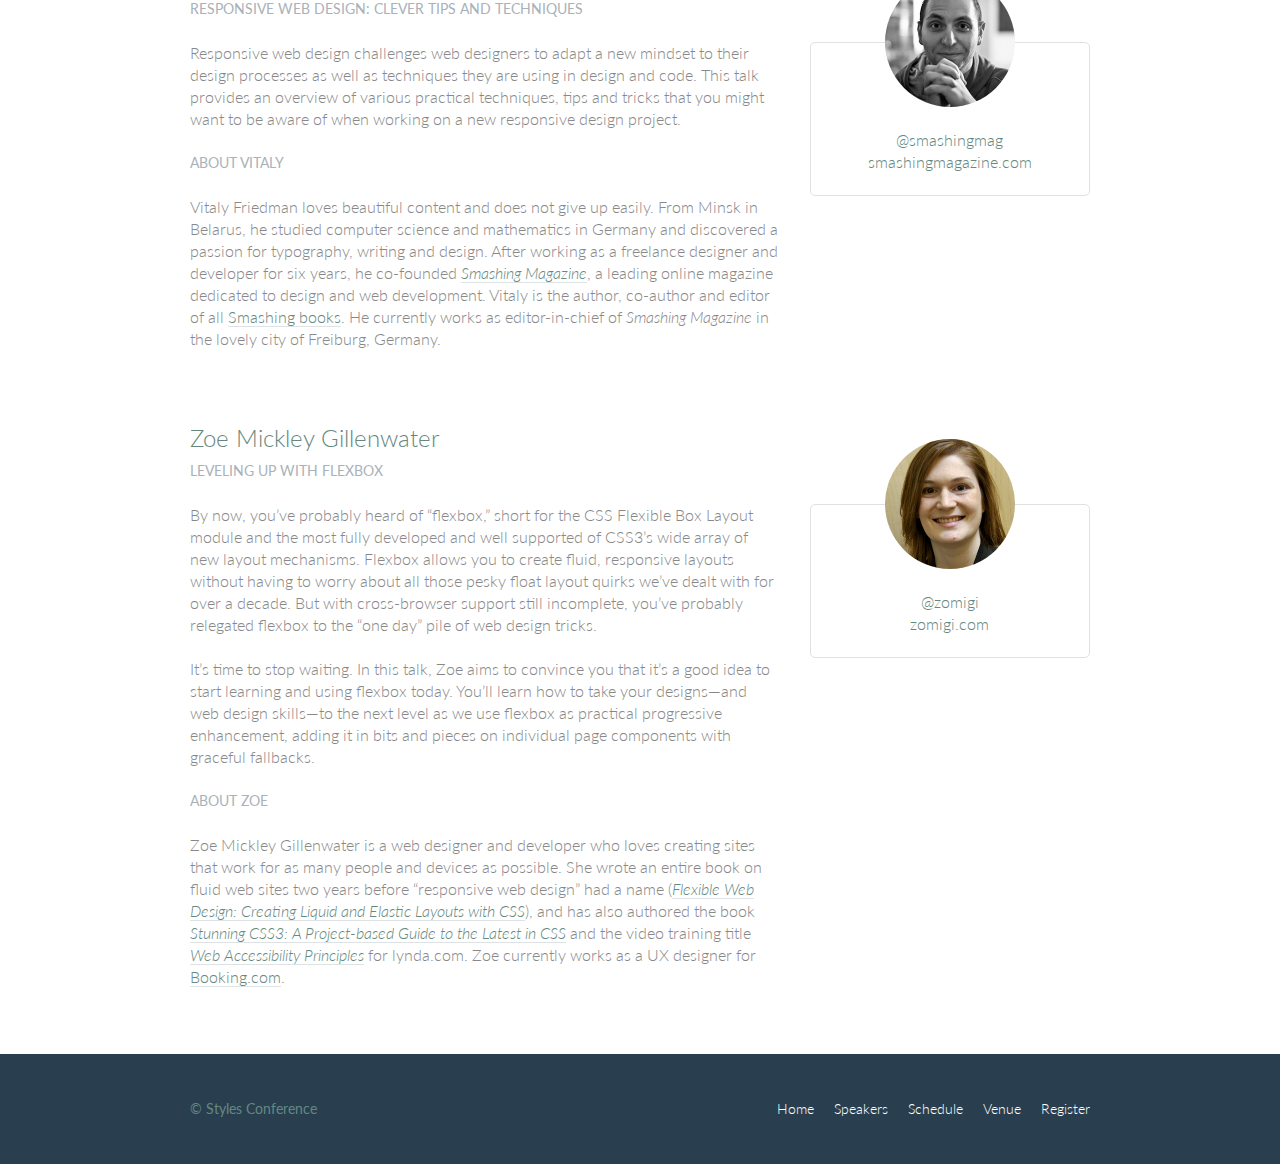
<file: speakers.html>
<!DOCTYPE html>
<html lang="en">

  <head>
    <meta charset="utf-8">
    <title>Speakers - Styles Conference</title>
    <link rel="stylesheet" href="assets/stylesheets/main.css">
    <link rel="stylesheet" href="http://fonts.googleapis.com/css?family=Lato:100,300,400">
  </head>

  <body>

    <!-- Header -->

    <header class="primary-header container group">

      <h1 class="logo">
        <a href="index.html">Styles <br> Conference</a>
      </h1>

      <h3 class="tagline">August 24&ndash;26th &mdash; Chicago, IL</h3>

      <nav class="nav primary-nav">
        <ul>
          <li><a href="index.html">Home</a></li><!--
          --><li><a href="speakers.html">Speakers</a></li><!--
          --><li><a href="schedule.html">Schedule</a></li><!--
          --><li><a href="venue.html">Venue</a></li><!--
          --><li><a href="register.html">Register</a></li>
        </ul>
      </nav>

    </header>

    <!-- Lead -->

    <section class="row-alt">
      <div class="lead container">

        <h1>Speakers</h1>

        <p>We&#8217;re happy to welcome over twenty speakers to present on the industry&#8217;s latest technologies. Prepare for an inspiration extravaganza.</p>

      </div>
    </section>

    <!-- Main content -->

    <section class="row">
      <div class="grid">

        <!-- Aaron Irizarry -->

        <section class="speaker" id="aaron-irizarry">

          <div class="col-2-3">

            <h2>Aaron Irizarry</h2>
            <h5>Designing a Culture of Design</h5>

            <p>Workplace culture doesn&#8217;t start with beanbags, foosball tables, or a beer fridge, and it doesn&#8217;t end with neckties, PCs, or big corporations. It&#8217;s the unwritten rules, behavior, beliefs, and the motivations that enable good work to get done, or it&#8217;s what stifles a workforce. For design to be most effective and for designers to feel valued, we need to work in a culture that embraces design and allows it to succeed.</p>

            <p>In Aaron&#8217;s session he will explore how to recognize the traits of organizations that *get* design, both large and small. He will share what those teams, departments, and companies have that others don&#8217;t, and more importantly, how to begin to change your own workplace&#8217;s culture. Once you&#8217;ve worked within a culture of design it&#8217;s almost impossible to imagine yourself anywhere else.</p>

            <h5>About Aaron</h5>

            <p>Aaron Irizarry is a Senior Product Designer for Nasdaq OMX, a lover of heavy metal, a foodie, and a master of BBQ arts. You can find some of his thoughts and presentations on the conversation surrounding design over at <a href="http://www.discussingdesign.com/">discussingdesign.com</a>.</p>

          </div><!--

          --><aside class="col-1-3">
            <div class="speaker-info">

              <img src="assets/images/speakers/aaron-irizarry.jpg" alt="Aaron Irizarry">

              <ul>
                <li><a href="https://twitter.com/aaroni">@aaroni</a></li>
                <li><a href="http://www.thisisaaronslife.com/">thisisaaronslife.com</a></li>
              </ul>

            </div>
          </aside>

        </section>

        <!-- Adam Connor -->

        <section class="speaker" id="adam-connor">

          <div class="col-2-3">

            <h2>Adam Connor</h2>
            <h5>Lights! Camera! Interaction! Design Inspiration from Filmmakers</h5>

            <p>Films succeed in evoking responses and engaging audiences only with a combination of well-written narrative and effective storytelling technique. It&#8217;s the filmmaker&#8217;s job to put this together. To do so they&#8217;ve developed processes, tools and techniques that allow them to focus attention, emphasize information, foreshadow and produce the many elements that together comprise a well-told story.</p>

            <p>With this workshop, we&#8217;ll revisit the topic of using stories in design and expand on the technical aspects used in film to communicate. We&#8217;ll look at some tools used in film, such as cinematic patterns, beat sheets, and storyboards. We&#8217;ll consider why they&#8217;re used and how we might look to them for inspiration.</p>

            <h5>About Adam</h5>

            <p>Adam Connor is a designer, illustrator and speaker passionate about collaboration, communication, creativity and storytelling. As an Experience Design Director with Mad*Pow, Adam combines 10+ years of experience in interaction and experience design with a background in computer science, film, and animation to create effective and easy-to-use digital products and services. He believes that no matter how utilitarian a tool is, at the core of its creation lies a story; uncovering that story is key to its success. Occasionally, he shares his perspectives on design at <a href="http://adamconnor.com/">adamconnor.com</a> and <a href="http://www.discussingdesign.com/">discussingdesign.com</a>.</p>

          </div><!--

          --><aside class="col-1-3">
            <div class="speaker-info">

              <img src="assets/images/speakers/adam-connor.jpg" alt="Adam Connor">

              <ul>
                <li><a href="https://twitter.com/adamconnor">@adamconnor</a></li>
                <li><a href="http://adamconnor.com/">adamconnor.com</a></li>
              </ul>

            </div>
          </aside>

        </section>

        <!-- AJ Self -->

        <section class="speaker" id="aj-self">

          <div class="col-2-3">

            <h2>AJ Self</h2>
            <h5>(You Should Be) Testing Your JavaScript</h5>

            <p>JavaScript applications frequently utilize battle-tested libraries like jQuery, AngularJS, Backbone.js and more, but how can we be sure that our code is ready for production? This talk will share tips on how writing tests can be written easily and quickly and how to remove buggy code through testing.</p>

            <h5>About AJ</h5>

            <p>AJ is a software engineer specializing in JavaScript working at Belly in Chicago. Lately he has been writing applications with AngularJS and loving it. When not coding he is out loving the outdoors with his dog, Sunshine.</p>

          </div><!--

          --><aside class="col-1-3">
            <div class="speaker-info">

              <img src="assets/images/speakers/aj-self.jpg" alt="AJ Self">

              <ul>
                <li><a href="https://twitter.com/ajself">@ajself</a></li>
                <li><a href="http://www.ajself.com/">ajself.com</a></li>
              </ul>

            </div>
          </aside>

        </section>

        <!-- Arman Ghosh -->

        <section class="speaker" id="arman-ghosh">

          <div class="col-2-3">

            <h2>Arman Ghosh</h2>
            <h5>Designing Deals: How Good Design Drives Sales</h5>

            <p>Perception influences decisions, especially when it comes to selling products and services. Learn why before you even start sales conversations; good, thoughtful design and presentation will define you and your ability to close deals.</p>

            <h5>About Arman</h5>

            <p>Arman is an entrepreneur who has his roots planted in building aggressive sales and revenue-generating teams. Having built out national sales and operations teams in the B2B and consumer spaces, his focus has been driving aggressive growth for technology-based companies. He has an extensive operating background and has built a career disrupting sales processes and approaches with companies doing the same in their respective technology spaces.</p>

          </div><!--

          --><aside class="col-1-3">
            <div class="speaker-info">

              <img src="assets/images/speakers/arman-ghosh.jpg" alt="Arman Ghosh">

              <ul>
                <li><a href="https://twitter.com/armanghosh">@armanghosh</a></li>
              </ul>

            </div>
          </aside>

        </section>

        <!-- Bermon Painter -->

        <section class="speaker" id="bermon-painter">

          <div class="col-2-3">

            <h2>Bermon Painter</h2>
            <h5>Death to Wireframes: Long Live Rapid Prototyping</h5>

            <p>Static wireframes are a drag on the whole design process. Prototyping makes things a little better by allowing you to stitch together static wireframes or mockups while adding basic interactions. Rapid prototyping with HTML, CSS, and JavaScript is even better and faster; it increases collaboration and improves the iteration process. Kill your wireframes. Long live rapid prototyping.</p>

            <h5>About Bermon</h5>

            <p>Bermon is the organizer of various community groups for user experience designers and front-end developers, and the organizer of Blend Conference, a three-day, multi-track event for user experience strategists, designers and developers. He also leads the user experience team for Cardinal Solutions&#8217; Charlotte office, where he consults with large enterprise clients on interesting problems across user experience, design and front-end development.</p>

          </div><!--

          --><aside class="col-1-3">
            <div class="speaker-info">

              <img src="assets/images/speakers/bermon-painter.jpg" alt="Bermon Painter">

              <ul>
                <li><a href="https://twitter.com/bermonpainter">@bermonpainter</a></li>
                <li><a href="http://bermonpainter.com/">bermonpainter.com</a></li>
              </ul>

            </div>
          </aside>

        </section>

        <!-- Brad Smith -->

        <section class="speaker" id="brad-smith">

          <div class="col-2-3">

            <h2>Brad Smith</h2>
            <h5>What Designers and Strategists Can Learn from Dick Fosbury</h5>

            <p>Dick Fosbury is an American track and field athlete who challenged the conventional approach to the high jump with an unorthodox &#8220;back first&#8221; technique that became known as the Fosbury Flop. His innovative approach to a sport that seemed to have reached its limits was ridiculed at first, with sportswriters labeling him &#8220;the world&#8217;s laziest high jumper&#8221; &#8212; but today variations of the Fosbury Flop are used by almost every high jumper.</p>

            <p>We need to challenge conventions, too. Many of the design conventions used in web, mobile and device interfaces have evolved from systems and processes that no longer connect with our audiences&#8217; realities: a floppy disk as a metaphor to &#8220;save&#8221; information, push buttons as control devices and typography standards derived from mechanical typesetting.</p>

            <p>As designers and strategists, we need to think like Dick Fosbury, to deconstruct analogues, and to free ourselves from outdated ideas so that we can develop the new interfaces and interactions of the future.</p>

            <h5>About Brad</h5>

            <p>Brad Smith is executive director for WebVisions, a conference that explores the future of the web. Most recently he launched &#8220;The Institute for Social Good,&#8221; an organization that connects non-profits with volunteers willing to spend a day building awesome web and mobile apps to change the world for the better.</p>

          </div><!--

          --><aside class="col-1-3">
            <div class="speaker-info">

              <img src="assets/images/speakers/brad-smith.jpg" alt="Brad Smith">

              <ul>
                <li><a href="http://www.webvisionsevent.com/">webvisionsevent.com</a></li>
                <li><a href="http://www.instituteforsocialgood.org/">instituteforsocialgood.org</a></li>
              </ul>

            </div>
          </aside>

        </section>

        <!-- Candi Lemoine -->

        <section class="speaker" id="candi-lemoine">

          <div class="col-2-3">

            <h2>Candi Lemoine</h2>
            <h5>Making Remote Development Work</h5>

            <p>It&#8217;s not uncommon for developers and designers to work from home. There are also a few companies that have multiple offices. Working for a business that spans three different time zones, Candi Lemoine will show how you make cross-office collaboration work. She will suggest various helpful tools because constant communication is key.</p>

            <h5>About Candi</h5>

            <p>Candi Lemoine is a User Interface Developer at Dominion Marine Media as well as a Customer Advocate at A Book Apart. Aside from researching about user experience and design patterns, she also loves mentoring college students about the front-end side of the web. She also enjoys participating in hackathons with other co-workers and students.</p>

          </div><!--

          --><aside class="col-1-3">
            <div class="speaker-info">

              <img src="assets/images/speakers/candi-lemoine.jpg" alt="Candi Lemoine">

              <ul>
                <li><a href="https://twitter.com/candicodeit">@candicodeit</a></li>
                <li><a href="http://candicode.it/">candicode.it</a></li>
              </ul>

            </div>
          </aside>

        </section>

        <!-- Carolyn Chandler -->

        <section class="speaker" id="carolyn-chandler">

          <div class="col-2-3">

            <h2>Carolyn Chandler</h2>
            <h5>The Business of Play</h5>

            <p>Play isn&#8217;t just for kids and heavy gamers. Anyone with a Foursquare account knows that &#8211; and the stickiness of a badge and a leaderboard. But a good, playful user experience isn&#8217;t about those surface elements either &#8211; it&#8217;s about creating an environment with well-understood rules, meaningful objectives, and a sense of fun. Whether you&#8217;re trying to encourage people &#8211; or yourself &#8211; to save money or to lose weight, a focus on game mechanics and play could be the trump card you&#8217;re looking for.</p>

            <h5>About Carolyn</h5>

            <p>Carolyn Chandler has been working in the field of User Experience Design for over 14 years. She was an adjunct professor at DePaul University and is the UX Design Instructor at The Starter League, where she first developed her activity-based approach for teaching core design concepts. Carolyn is the co-founder of The School for Digital Craftsmanship and co-author of two books, <cite>A Project Guide to UX Design</cite> and <cite>Adventures in Experience Design</cite>.</p>

          </div><!--

          --><aside class="col-1-3">
            <div class="speaker-info">

              <img src="assets/images/speakers/carolyn-chandler.jpg" alt="Carolyn Chandler">

              <ul>
                <li><a href="https://twitter.com/chanan">@chanan</a></li>
                <li><a href="http://www.dhalo.com/">dhalo.com</a></li>
              </ul>

            </div>
          </aside>

        </section>

        <!-- Chris Mills -->

        <section class="speaker" id="chris-mills">

          <div class="col-2-3">

            <h2>Chris Mills</h2>
            <h5>Heavy Metal Coding</h5>

            <p>In this unconventional talk, Chris Mills will encourage you to pick up some drum sticks in addition to your laptop, and beat out a rhythm of learning &#8211; both of code and drum beats! You&#8217;ll learn basic JavaScript and CSS, plus beginner&#8217;s heavy metal drum patterns. The two are a marriage made in heaven, as nothing is a better antidote to code frustration than beating seven shades of **** out of a drum kit.</p>

            <h5>About Chris</h5>

            <p>Chris Mills is a Senior Tech Writer at Mozilla, where he writes docs and demos about open web apps, Firefox OS and related subjects. He loves tinkering around with HTML, CSS, JavaScript and other web technologies, and gives occasional tech talks at conferences and universities.</p>

          </div><!--

          --><aside class="col-1-3">
            <div class="speaker-info">

              <img src="assets/images/speakers/chris-mills.jpg" alt="Chris Mills">

              <ul>
                <li><a href="https://twitter.com/chrisdavidmills">@chrisdavidmills</a></li>
                <li><a href="https://developer.mozilla.org/">developer.mozilla.org</a></li>
              </ul>

            </div>
          </aside>

        </section>

        <!-- Dan Denney -->

        <section class="speaker" id="dan-denney">

          <div class="col-2-3">

            <h2>Dan Denney</h2>
            <h5>Creating HTML Emails Can Be Fun</h5>

            <p>In this presentation Dan will share techniques on how to send awesome messages using CSS, media queries and everyone&#8217;s favorite HTML element: tables. The fun part comes in the tools available for automation and testing to make it feel less like 1999.</p>

            <h5>About Dan</h5>

            <p>Dan is a front-end dev at Envy Labs, where he works on client projects and Code School. He has been called a &#8220;seriously good copy and paster&#8221; and he puts those skills to use as he spends his days learning, unlearning and relearning how to build things for the web.</p>

          </div><!--

          --><aside class="col-1-3">
            <div class="speaker-info">

              <img src="assets/images/speakers/dan-denney.jpg" alt="Dan Denney">

              <ul>
                <li><a href="https://twitter.com/dandenney">@dandenney</a></li>
                <li><a href="http://dandenney.com/">dandenney.com</a></li>
              </ul>

            </div>
          </aside>

        </section>

        <!-- Darby Frey -->

        <section class="speaker" id="darby-frey">

          <div class="col-2-3">

            <h2>Darby Frey</h2>
            <h5>Building a Mobile Layout</h5>

            <p>Designing for mobile is challenging. With the ever-changing landscape of devices and screen sizes, there is no way to predict every possible canvas we will be designing for. Luckily, there are a few tools at our disposal that allow us to be confident in our designs.</p>

            <p>In this session we will introduce some of these tools and dive into some code to see how they can be used to create designs that look great on any device.</p>

            <h5>About Darby</h5>

            <p>Darby Frey is a software engineer and consultant who has worked on web and mobile applications for many clients including Groupon, Toyota, Paramount Pictures and others. Currently he is working with Belly in Chicago to create the world&#8217;s best customer loyalty platform. He can be found on Twitter at <a href="https://twitter.com/darbyfrey">@darbyfrey</a>.</p>

          </div><!--

          --><aside class="col-1-3">
            <div class="speaker-info">

              <img src="assets/images/speakers/darby-frey.jpg" alt="Darby Frey">

              <ul>
                <li><a href="https://twitter.com/darbyfrey">@darbyfrey</a></li>
                <li><a href="http://darbyfrey.com/">darbyfrey.com</a></li>
              </ul>

            </div>
          </aside>

        </section>

        <!-- Erica Decker -->

        <section class="speaker" id="erica-decker">

          <div class="col-2-3">

            <h2>Erica Decker</h2>
            <h5>What Disney Can Teach You about User Experience Design</h5>

            <p>From the creation of the 1937 film <cite>Snow White and the Seven Dwarves</cite>, to newer animated films such as <cite>The Princess and the Frog</cite>, to the branded &#8220;Wonderful World of Disney&#8221; itself, the Disney empire has been built upon a design ecosystem. Each film, theme park, or cruise shares a holistic view of a perfect world across time and cultures. Within each experience, the same beloved character traits are highlighted, similar visual and animation styles are used, and the same story and musical techniques are leveraged to bring the audience to an emotional place. This helps make the user experience familiar and nostalgic, and lightens the audience&#8217;s cognitive load to promote enjoyment. Join Erica as she highlights Disney&#8217;s user experience techniques and outlines how you can use them to design an ecosystem that will leave behind a lasting legacy, even while waiting in an extremely long line.</p>

            <h5>About Erica</h5>

            <p>Erica Decker is a designer, developer, and speaker with a passion for technology, challenges, and all things design. She believes that fast-paced, iterative, holistic design is the best way to drive product innovation, and can support that belief with a lot of evidence. She has designed engaging digital experiences for Fortune 500 companies, non-profits, and upcoming companies alike, and is currently writing this bio while referring to herself in the third person.</p>

          </div><!--

          --><aside class="col-1-3">
            <div class="speaker-info">

              <img src="assets/images/speakers/erica-decker.jpg" alt="Erica Decker">

              <ul>
                <li><a href="http://ericadecker.com/">ericadecker.com</a></li>
              </ul>

            </div>
          </aside>

        </section>

        <!-- Estelle Weyl -->

        <section class="speaker" id="estelle-weyl">

          <div class="col-2-3">

            <h2>Estelle Weyl</h2>
            <h5>Select This!</h5>

            <p>Pick an element, any element. Style it. Manipulate it. No IDs. No classes. No jQuery necessary. Learn all the new features of selectors in CSS and JavaScript hat enable you to select this DOM node, that DOM node, and even an imaginary DOM node based on attributes, relation to other elements, location in the DOM, or just an element&#8217;s mere existence.</p>

            <h5>About Estelle</h5>

            <p><a href="https://twitter.com/estellevw">Estelle Weyl</a> is an internationally published author (<cite><a href="http://shop.oreilly.com/product/0636920021711.do">Mobile HTML5</a></cite>, <cite><a href="http://shop.oreilly.com/product/0636920018063.do">HTML5: The Definitive Guide</a></cite> and <cite><a href="http://shop.oreilly.com/product/9780980846904.do">HTML5 and CSS3 for the Real World</a></cite>), speaker, trainer, and consultant. Estelle shares esoteric tidbits learned while programming CSS, JavaScript and HTML, provides tutorials and detailed grids of CSS3 and HTML5 browser support at <a href="http://www.standardista.com/">Standardista</a>. Her tutorials and workshops are available on <a href="http://estelle.github.io/">GitHub</a>.</p>

          </div><!--

          --><aside class="col-1-3">
            <div class="speaker-info">

              <img src="assets/images/speakers/estelle-weyl.jpg" alt="Estelle Weyl">

              <ul>
                <li><a href="https://twitter.com/estellevw">@estellevw</a></li>
                <li><a href="http://standardista.com/">standardista.com</a></li>
              </ul>

            </div>
          </aside>

        </section>

        <!-- Jen Myers -->

        <section class="speaker" id="jen-myers">

          <div class="col-2-3">

            <h2>Jen Myers</h2>
            <h5>Teaching Our CSS to Play Nice</h5>

            <p>Talk abstract: As our websites, applications and teams grow larger and more complicated, so does our CSS. Before we know it, we find ourselves no longer with cute little stylesheets, but sprawling, surly teenaged CSS that doesn&#8217;t always play nice with others. We need to learn how to manage and optimize our CSS no matter how large the project or diverse the team. If we start early, we can use best practices and tools to raise full-grown stylesheets any designer or developer would be happy to work with.</p>

            <h5>About Jen</h5>

            <p>Jen Myers is a web designer/developer and part of the instructor team at Dev Bootcamp in Chicago. In 2011, she founded the Columbus, Ohio chapter of Girl Develop It, an organization that provides introductory coding classes aimed at women, and she currently co-leads the Girl Develop It Chicago chapter. She speaks regularly about design, development and diversity, and focuses on finding new ways to make both technology and technology education accessible to everyone.</p>

          </div><!--

          --><aside class="col-1-3">
            <div class="speaker-info">

              <img src="assets/images/speakers/jen-myers.jpg" alt="Jen Myers">

              <ul>
                <li><a href="https://twitter.com/antiheroine">@antiheroine</a></li>
                <li><a href="http://jenmyers.net/">jenmyers.net</a></li>
              </ul>

            </div>
          </aside>

        </section>

        <!-- Jenn Downs -->

        <section class="speaker" id="jenn-downs">

          <div class="col-2-3">

            <h2>Jenn Downs</h2>
            <h5>What&#8217;s Stopping You?</h5>

            <p>Creating in the face of negativity, fear, health problems, and your inner critic can at times feel impossible. Let&#8217;s face our fears together, name these problems and break them down, silence our inner critics, and talk about when it&#8217;s time to take a break or let go of a project for good.</p>

            <h5>About Jenn</h5>

            <p>Jenn Downs swung her way through the jungle at MailChimp from support to tech writing to UX Design Research. After six years she&#8217;s been bitten by the entrepreneurship bug and she is now the Business/Tech Manager for Carpenter Koby Downs in Atlanta. Never one to only do one thing at a time, Jenn is also doing freelance email marketing and UX work on the side.</p>

            <p>Outside of loving the web, Jenn is a songwriter and loves Rock and Roll!</p>

          </div><!--

          --><aside class="col-1-3">
            <div class="speaker-info">

              <img src="assets/images/speakers/jenn-downs.jpg" alt="Jenn Downs">

              <ul>
                <li><a href="https://twitter.com/beparticular">@beparticular</a></li>
                <li><a href="http://beparticular.com/">beparticular.com</a></li>
              </ul>

            </div>
          </aside>

        </section>

        <!-- Jennifer Jones -->

        <section class="speaker" id="jennifer-jones">

          <div class="col-2-3">

            <h2>Jennifer Jones</h2>
            <h5>What Designers Can Learn from Parenting</h5>

            <p>That first client meeting may not feel as warm and fulfilling as the first time you hold your newborn child, but consider the similarities.</p>

            <p>You know each other but have never met. As the relationship grows you will have to rely on your experiences and education to gently guide them while allowing flexibility for projects to change and evolve. It&#8217;s not your job to control everything, but if you are successful you will create a well-rounded piece that everyone involved can love.</p>

            <h5>About Jennifer</h5>

            <p>Jennifer Jones is an event coordinator for the WebVisions Conference and also co-authors a blog with her teenage daughter. She and her family live in Portland, Oregon where she balances work, parenting and any other life challenge with honesty, humor and liquor.</p>

          </div><!--

          --><aside class="col-1-3">
            <div class="speaker-info">

              <img src="assets/images/speakers/jennifer-jones.jpg" alt="Jennifer Jones">

              <ul>
                <li><a href="https://twitter.com/Foerocious">@foerocious</a></li>
                <li><a href="http://crampedconversations.com/">crampedconversations.com</a></li>
              </ul>

            </div>
          </aside>

        </section>

        <!-- Leslie Jensen-Inman -->

        <section class="speaker" id="leslie-jensen-inman">

          <div class="col-2-3">

            <h2>Dr. Leslie Jensen-Inman</h2>
            <h5>Designing to Learn</h5>

            <p>We&#8217;ve reached a point where non-designers understand the value of design. This has led to an increase in demand for design talent. In the past, we would have turned to institutions of higher education to help us find new talent; however, today&#8217;s graduates often finish school without the skills they need to thrive in a professional design setting.</p>

            <p>There is a massive gap between what students learn and what industry needs. This skills gap leaves graduates unable to find jobs and hiring companies unable to find talent. How we approach this challenge will affect the continued relevance and value of design.</p>

            <h5>About Leslie</h5>

            <p><a href="http://www.jenseninman.com">Dr. Leslie Jensen-Inman</a> is a designer, speaker, author, and educator. Leslie is co-founder of the user experience design school <a href="http://www.centercentre.com">Center Centre</a>, where she connects industry, education, and community. Creative Director and co-author of <cite>InterACT with Web Standards: A holistic approach to web design</cite>, Leslie has written articles for publications such as <cite>A List Apart</cite>, <cite>The Pastry Box</cite>, <cite>Ladies in Tech</cite>, and <cite>.net Magazine</cite>.</p>

          </div><!--

          --><aside class="col-1-3">
            <div class="speaker-info">

              <img src="assets/images/speakers/leslie-jensen-inman.jpg" alt="Leslie Jensen-Inman">

              <ul>
                <li><a href="https://twitter.com/jenseninman">@jenseninman</a></li>
                <li><a href="http://unicorninstitute.com/">unicorninstitute.com</a></li>
              </ul>

            </div>
          </aside>

        </section>

        <!-- Maya Bruck -->

        <section class="speaker" id="maya-bruck">

          <div class="col-2-3">

            <h2>Maya Bruck</h2>
            <h5>So You Want to Be a Unicorn</h5>

            <p>They&#8217;re elusive, those rare beings who do front-end development, visual design, project management, UX, content strategy, and are whizzes at user research. In an industry that&#8217;s constantly changing and evolving, there are both benefits and drawbacks to being a generalist. We&#8217;ll walk through strategies to fill gaps in your skill set while working a full-time job, and collaborative tools and techniques you can use while you quest to learn it all.</p>

            <h5>About Maya</h5>

            <p>Maya Bruck is Creative Director at Pixo, a growing, employee-run digital consulting agency, where she guides clients through identity crisis to a meaningful, impactful web presence. In addition to conducting client therapy, she also designs websites and applications that are both beautiful and organization changing.</p>

            <p>A passion for collaboration and community led her to co-found the Champaign-Urbana Design Organization (CUDO) in 2008, and through CUDO she has cultivated a vibrant design culture in the community. She speaks regularly about design and client management and is overcoming her fear of learning JavaScript.</p>

          </div><!--

          --><aside class="col-1-3">
            <div class="speaker-info">

              <img src="assets/images/speakers/maya-bruck.jpg" alt="Maya Bruck">

              <ul>
                <li><a href="https://twitter.com/mayabruck">@mayabruck</a></li>
                <li><a href="http://pixotech.com/">pixotech.com</a></li>
              </ul>

            </div>
          </aside>

        </section>

        <!-- Russ Unger -->

        <section class="speaker" id="russ-unger">

          <div class="col-2-3">

            <h2>Russ Unger</h2>
            <h5>From Muppets to Mastery: Core UX Principles from Mr. Jim Henson</h5>

            <p>Jim Henson started working as a puppeteer in 1954, a fair 40-50 years before many of us even considered User Experience as a career. He did, however, take it upon himself to apply many of the core principles that UX Designers are falling love with today (or are at least using as part of our everyday lives). Hang out for a quick dive into the life of Jim Henson, with a view into his work from the perspective of how it pertains to what it is we&#8217;re doing today, that promises to even leave Waldorf and Statler happy.</p>

            <h5>About Russ</h5>

            <p>Russ Unger is an Experience Design Director for GE Capital, Americas, where he leads teams and projects in design and research. He is co-author of the books <cite><a href="http://projectuxd.com/">A Project Guide to UX Design</a></cite>, <cite><a href="http://www.designingtheconversation.com/">Designing the Conversation</a></cite>, and <cite><a href="http://speakercampbook.com/">Speaker Camp</a></cite> for New Riders (Voices That Matter). Russ is also working on a book on guerrilla design and research methods that is due out, well, sometime.</p>

            <p>Russ is co-founder of ChicagoCamps, which hosts low-cost, high-value technology events in the Chicago area, and he is also on the Advisory Board for the Department of Web Design and Development at Harrington College of Design. Russ has two daughters who both draw better than he does and are currently beginning to surpass his limited abilities in coding.</p>

          </div><!--

          --><aside class="col-1-3">
            <div class="speaker-info">

              <img src="assets/images/speakers/russ-unger.jpg" alt="Russ Unger">

              <ul>
                <li><a href="https://twitter.com/russu">@russu</a></li>
                <li><a href="http://www.userglue.com/">userglue.com</a></li>
              </ul>

            </div>
          </aside>

        </section>

        <!-- Shay Howe -->

        <section class="speaker" id="shay-howe">

          <div class="col-2-3">

            <h2>Shay Howe</h2>
            <h5>Less Is More: How Constraints Cultivate Growth</h5>

            <p>By setting constraints, we force ourselves to be more productive. They help us make decisions, creating focus around the problem we are trying to solve. They improve our consistency, which provides a better experience for our users. And they help us grow, a valuable asset in times of innovation.</p>

            <h5>About Shay</h5>

            <p>As a designer and front-end developer, Shay Howe has a passion for solving problems while building creative and intuitive products. Shay specializes in product design and interface development, specialties which he regularly writes and speaks about.</p>

          </div><!--

          --><aside class="col-1-3">
            <div class="speaker-info">

              <img src="assets/images/speakers/shay-howe.jpg" alt="Shay Howe">

              <ul>
                <li><a href="https://twitter.com/shayhowe">@shayhowe</a></li>
                <li><a href="http://learn.shayhowe.com/">learn.shayhowe.com</a></li>
              </ul>

            </div>
          </aside>

        </section>

        <!-- Tessa Harmon -->

        <section class="speaker" id="tessa-harmon">

          <div class="col-2-3">

            <h2>Tessa Harmon</h2>
            <h5>Crafty Coding: Generating Knitting Patterns</h5>

            <p>Garment design doesn&#8217;t have to be intimidating. Learn the math behind knitting a sweater and program a fully customizable pattern generator in NodeJS. You will leave with your own unique pattern app to share with the world! Basic programming and knitting skills are recommended for this workshop.</p>

            <h5>About Tessa</h5>

            <p>Tessa Harmon is a full-stack web developer at <a href="http://www.skookum.com/">Skookum Digital Works</a> in Charlotte, North Carolina. JavaScript and Ruby are her favorite languages. She&#8217;s been knitting for nearly as long as she&#8217;s been programming and is surprised it took her <em>this</em> long to consider mixing the two.</p>

          </div><!--

          --><aside class="col-1-3">
            <div class="speaker-info">

              <img src="assets/images/speakers/tessa-harmon.jpg" alt="Tessa Harmon">

              <ul>
                <li><a href="https://twitter.com/tessaharmon">@tessaharmon</a></li>
                <li><a href="http://tessaharmon.com/">tessaharmon.com</a></li>
              </ul>

            </div>
          </aside>

        </section>

        <!-- Victoria Pater -->

        <section class="speaker" id="victoria-pater">

          <div class="col-2-3">

            <h2>Victoria Pater</h2>
            <h5>Excellent Tacos Are Not Created in a Vacuum</h5>

            <p>From harmony and form to balance and hierarchy, we&#8217;ll be covering the 7 Principles of Successful Tacos. This traditional Mexican dish paired with margaritas will help get the creative juices flowing! We&#8217;ll combine a variety of shells, fillings, and garnishes while discussing methods for achieving award-winning flavors. You&#8217;ll master the art of shape and proportion while also gaining uncommon knowledge about tacodillas. If tacos are your passion, please come hungry.</p>

            <h5>About Victoria</h5>

            <p>Victoria is a <a href="http://www.modest.com/">Modest</a> UX Designer in Chicago. She focuses on making mobile commerce better for everyone. As a co-founder of <a href="http://quitestrong.com/">Quite Strong</a>, a female collaborative, she is a dedicated advocate for diversity in the design and tech fields. When asked what three things should could not live without she replied, &#8220;tacos, travel, and emojis&#8221; &#8230;obviously.</p>

          </div><!--

          --><aside class="col-1-3">
            <div class="speaker-info">

              <img src="assets/images/speakers/victoria-pater.jpg" alt="Victoria Pater">

              <ul>
                <li><a href="https://twitter.com/typeis4lovers">@typeis4lovers</a></li>
                <li><a href="http://victoriapater.com/">victoriapater.com</a></li>
              </ul>

            </div>
          </aside>

        </section>

        <!-- Vitaly Friedman -->

        <section class="speaker" id="vitaly-friedman">

          <div class="col-2-3">

            <h2>Vitaly Friedman</h2>
            <h5>Responsive Web Design: Clever Tips and Techniques</h5>

            <p>Responsive web design challenges web designers to adapt a new mindset to their design processes as well as techniques they are using in design and code. This talk provides an overview of various practical techniques, tips and tricks that you might want to be aware of when working on a new responsive design project.</p>

            <h5>About Vitaly</h5>

            <p>Vitaly Friedman loves beautiful content and does not give up easily. From Minsk in Belarus, he studied computer science and mathematics in Germany and discovered a passion for typography, writing and design. After working as a freelance designer and developer for six years, he co-founded <cite><a href="http://smashingmagazine.com/">Smashing Magazine</a></cite>, a leading online magazine dedicated to design and web development. Vitaly is the author, co-author and editor of all <a href="https://shop.smashingmagazine.com">Smashing books</a>. He currently works as editor-in-chief of <cite>Smashing Magazine</cite> in the lovely city of Freiburg, Germany.</p>

          </div><!--

          --><aside class="col-1-3">
            <div class="speaker-info">

              <img src="assets/images/speakers/vitaly-friedman.jpg" alt="Vitaly Friedman">

              <ul>
                <li><a href="https://twitter.com/smashingmag">@smashingmag</a></li>
                <li><a href="http://smashingmagazine.com/">smashingmagazine.com</a></li>
              </ul>

            </div>
          </aside>

        </section>

        <!-- Zoe Mickley Gillenwater -->

        <section id="zoe-mickley-gillenwater">

          <div class="col-2-3">

            <h2>Zoe Mickley Gillenwater</h2>
            <h5>Leveling Up with Flexbox</h5>

            <p>By now, you&#8217;ve probably heard of &#8220;flexbox,&#8221; short for the CSS Flexible Box Layout module and the most fully developed and well supported of CSS3&#8217;s wide array of new layout mechanisms. Flexbox allows you to create fluid, responsive layouts without having to worry about all those pesky float layout quirks we&#8217;ve dealt with for over a decade. But with cross-browser support still incomplete, you&#8217;ve probably relegated flexbox to the &#8220;one day&#8221; pile of web design tricks.</p>

            <p>It&#8217;s time to stop waiting. In this talk, Zoe aims to convince you that it&#8217;s a good idea to start learning and using flexbox today. You&#8217;ll learn how to take your designs—and web design skills—to the next level as we use flexbox as practical progressive enhancement, adding it in bits and pieces on individual page components with graceful fallbacks.</p>

            <h5>About Zoe</h5>

            <p>Zoe Mickley Gillenwater is a web designer and developer who loves creating sites that work for as many people and devices as possible. She wrote an entire book on fluid web sites two years before &#8220;responsive web design&#8221; had a name (<cite><a href="http://www.flexiblewebbook.com/">Flexible Web Design: Creating Liquid and Elastic Layouts with CSS</a></cite>), and has also authored the book <cite><a href="http://www.stunningcss3.com/">Stunning CSS3: A Project-based Guide to the Latest in CSS</a></cite> and the video training title <cite><a href="http://zomigi.com/publications/#pub-accessibility">Web Accessibility Principles</a></cite> for lynda.com. Zoe currently works as a UX designer for <a href="http://www.booking.com/">Booking.com</a>.</p>

          </div><!--

          --><aside class="col-1-3">
            <div class="speaker-info">

              <img src="assets/images/speakers/zoe-mickley-gillenwater.jpg" alt="Zoe Mickley Gillenwater">

              <ul>
                <li><a href="https://twitter.com/zomigi">@zomigi</a></li>
                <li><a href="http://zomigi.com/">zomigi.com</a></li>
              </ul>

            </div>
          </aside>

        </section>

      </div>
    </section>

    <!-- Footer -->

    <footer class="primary-footer container group">

      <small>&copy; Styles Conference</small>

      <nav class="nav">
        <ul>
          <li><a href="index.html">Home</a></li><!--
          --><li><a href="speakers.html">Speakers</a></li><!--
          --><li><a href="schedule.html">Schedule</a></li><!--
          --><li><a href="venue.html">Venue</a></li><!--
          --><li><a href="register.html">Register</a></li>
        </ul>
      </nav>

    </footer>

  </body>
</html>
</file>
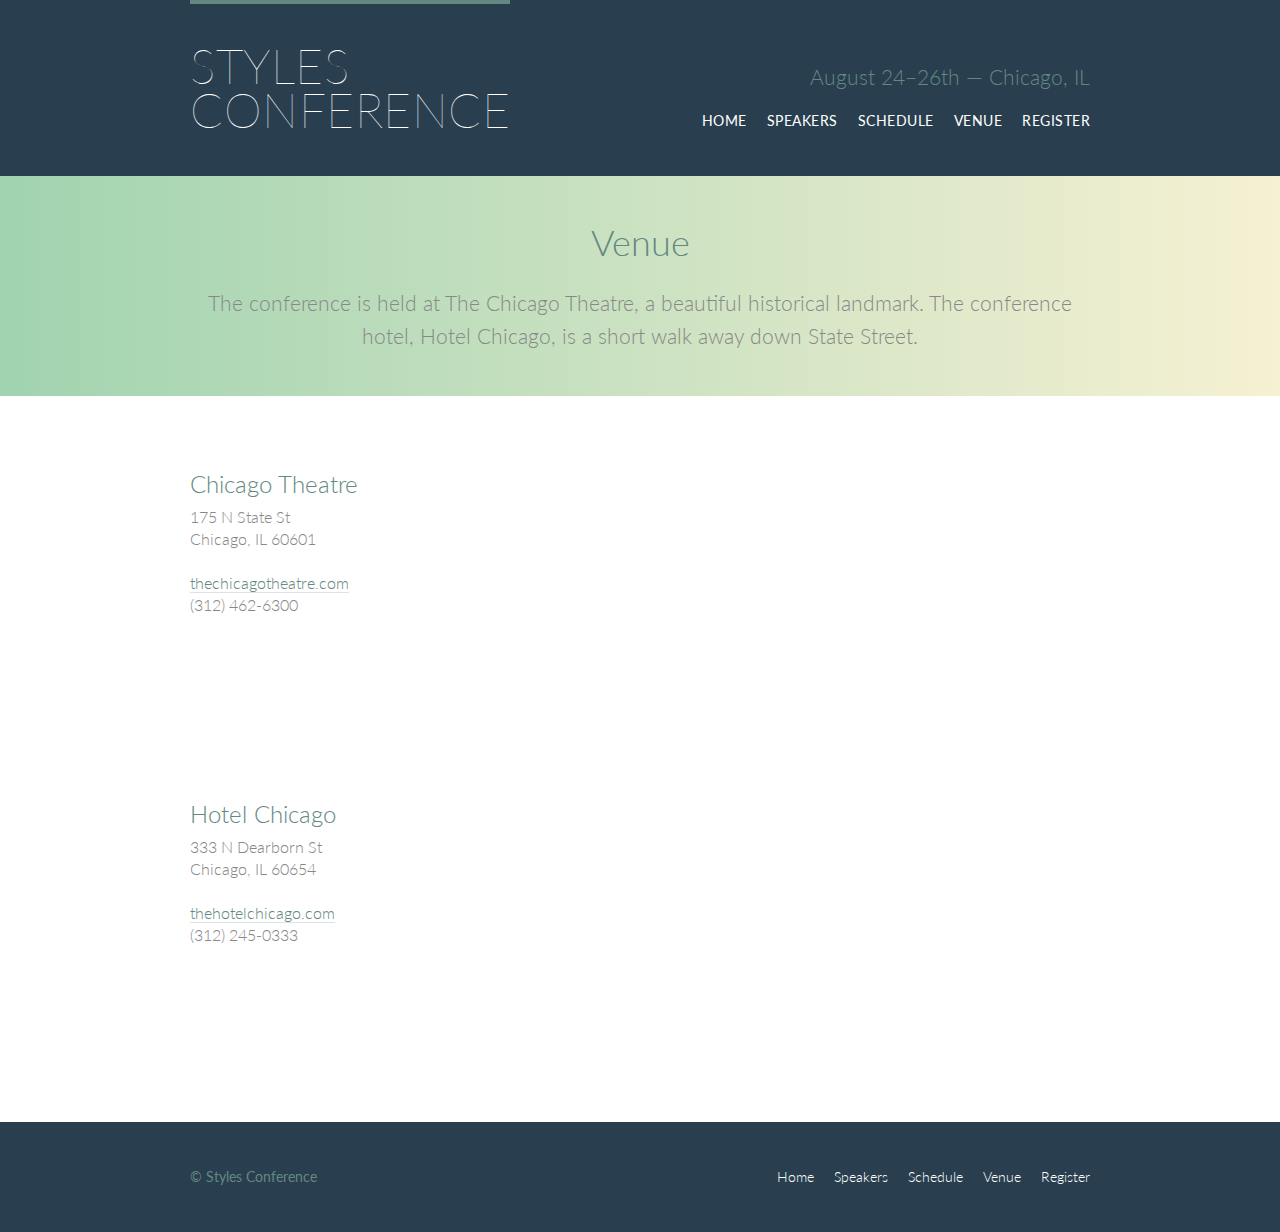
<file: venue.html>
<!DOCTYPE html>
<html lang="en">

  <head>
    <meta charset="utf-8">
    <title>Venue - Styles Conference</title>
    <link rel="stylesheet" href="assets/stylesheets/main.css">
    <link rel="stylesheet" href="http://fonts.googleapis.com/css?family=Lato:100,300,400">
  </head>

  <body>

    <!-- Header -->

    <header class="primary-header container group">

      <h1 class="logo">
        <a href="index.html">Styles <br> Conference</a>
      </h1>

      <h3 class="tagline">August 24&ndash;26th &mdash; Chicago, IL</h3>

      <nav class="nav primary-nav">
        <ul>
          <li><a href="index.html">Home</a></li><!--
          --><li><a href="speakers.html">Speakers</a></li><!--
          --><li><a href="schedule.html">Schedule</a></li><!--
          --><li><a href="venue.html">Venue</a></li><!--
          --><li><a href="register.html">Register</a></li>
        </ul>
      </nav>

    </header>

    <!-- Lead -->

    <section class="row-alt">
      <div class="lead container">

        <h1>Venue</h1>

        <p>The conference is held at The Chicago Theatre, a beautiful historical landmark. The conference hotel, Hotel Chicago, is a short walk away down State Street.</p>

      </div>
    </section>

    <!-- Main content -->

    <section class="row">
      <div class="grid">

        <!-- Chicago Theatre -->

        <section class="venue-theatre">

          <div class="col-1-3">
            <h2>Chicago Theatre</h2>
            <p>175 N State St <br> Chicago, IL 60601</p>
            <p><a href="http://www.thechicagotheatre.com/">thechicagotheatre.com</a> <br> (312) 462-6300</p>
          </div><!--

          --><iframe class="venue-map col-2-3" src="https://www.google.com/maps/embed?pb=!1m5!3m3!1m2!1s0x880e2ca55810a493%3A0x4700ddf60fcbfad6!2schicago+theatre!5e0!3m2!1sen!2sus!4v1388701393606"></iframe>

        </section>

        <!-- Hotel Chicago -->

        <section class="venue-hotel">

          <div class="col-1-3">
            <h2>Hotel Chicago</h2>
            <p>333 N Dearborn St <br> Chicago, IL 60654</p>
            <p><a href="http://thehotelchicago.com/">thehotelchicago.com</a> <br> (312) 245-0333</p>
          </div><!--

          --><iframe class="venue-map col-2-3" src="https://www.google.com/maps/embed?pb=!1m5!3m3!1m2!1s0x880e2cb1da049173%3A0xa5c91d255a775f0b!2sHotel+Sax+Chicago%2C+North+Dearborn+Street%2C+Chicago%2C+IL!5e0!3m2!1sen!2sus!4v1388702493978"></iframe>

        </section>

      </div>
    </section>

    <!-- Footer -->

    <footer class="primary-footer container group">

      <small>&copy; Styles Conference</small>

      <nav class="nav">
        <ul>
          <li><a href="index.html">Home</a></li><!--
          --><li><a href="speakers.html">Speakers</a></li><!--
          --><li><a href="schedule.html">Schedule</a></li><!--
          --><li><a href="venue.html">Venue</a></li><!--
          --><li><a href="register.html">Register</a></li>
        </ul>
      </nav>

    </footer>

  </body>
</html>
</file>
<file: assets/stylesheets/main.css>
/* http://meyerweb.com/eric/tools/css/reset/
   v2.0 | 20110126
   License: none (public domain)
*/

html, body, div, span, applet, object, iframe,
h1, h2, h3, h4, h5, h6, p, blockquote, pre,
a, abbr, acronym, address, big, cite, code,
del, dfn, em, img, ins, kbd, q, s, samp,
small, strike, strong, sub, sup, tt, var,
b, u, i, center,
dl, dt, dd, ol, ul, li,
fieldset, form, label, legend,
table, caption, tbody, tfoot, thead, tr, th, td,
article, aside, canvas, details, embed,
figure, figcaption, footer, header, hgroup,
menu, nav, output, ruby, section, summary,
time, mark, audio, video {
  margin: 0;
  padding: 0;
  border: 0;
  font-size: 100%;
  font: inherit;
  vertical-align: baseline;
}
/* HTML5 display-role reset for older browsers */
article, aside, details, figcaption, figure,
footer, header, hgroup, menu, nav, section {
  display: block;
}
body {
  line-height: 1;
}
ol, ul {
  list-style: none;
}
blockquote, q {
  quotes: none;
}
blockquote:before, blockquote:after,
q:before, q:after {
  content: '';
  content: none;
}
table {
  border-collapse: collapse;
  border-spacing: 0;
}

/*
  ========================================
  Custom styles
  ========================================
*/

body {
  background: #293f50;
  color: #888;
  font: 300 16px/22px "Lato", "Open Sans", "Helvetica Neue", Helvetica, Arial, sans-serif;
}

/*
  ========================================
  Grid
  ========================================
*/

*,
*:before,
*:after {
  -webkit-box-sizing: border-box;
     -moz-box-sizing: border-box;
          box-sizing: border-box;
}
.container,
.grid {
  margin: 0 auto;
  width: 960px;
}
.container {
  padding-left: 30px;
  padding-right: 30px;
}
.grid,
.col-1-3,
.col-2-3 {
  padding-left: 15px;
  padding-right: 15px;
}
.col-1-3,
.col-2-3  {
  display: inline-block;
  vertical-align: top;
}
.col-1-3 {
  width: 33.33%;
}
.col-2-3 {
  width: 66.66%;
}

/*
  ========================================
  Clearfix
  ========================================
*/

.group:before,
.group:after {
  content: "";
  display: table;
}
.group:after {
  clear: both;
}
.group {
  clear: both;
  *zoom: 1;
}

/*
  ========================================
  Rows
  ========================================
*/

.row,
.row-alt {
  min-width: 960px;
}
.row {
  background: #fff;
  padding: 66px 0 44px 0;
}
.row-alt {
  background: #cbe2c1;
  background: -webkit-linear-gradient(to right, #a1d3b0, #f6f1d3);
  background:    -moz-linear-gradient(to right, #a1d3b0, #f6f1d3);
  background:         linear-gradient(to right, #a1d3b0, #f6f1d3);
  padding: 44px 0 22px 0;
}

/*
  ========================================
  Typography
  ========================================
*/

h1, h2, h3, h4 {
  color: #648880;
}
h1, h3, h4, h5, p {
  margin-bottom: 22px;
}
h1 {
  font-size: 36px;
  line-height: 44px;
}
h2 {
  font-size: 24px;
  line-height: 44px;
}
h3 {
  font-size: 21px;
}
h4 {
  font-size: 18px;
}
h5 {
  color: #a9b2b9;
  font-size: 14px;
  font-weight: 400;
  text-transform: uppercase;
}
strong {
  font-weight: 400;
}
cite,
em {
  font-style: italic;
}

/*
  ========================================
  Leads
  ========================================
*/

.lead {
  text-align: center;
}
.lead p {
  font-size: 21px;
  line-height: 33px;
}

/*
  ========================================
  Links
  ========================================
*/

a {
  color: #648880;
  text-decoration: none;
}
a:hover {
  color: #a9b2b9;
}
p a {
  border-bottom: 1px solid #dfe2e5;
}
.primary-header a,
.primary-footer a {
  color: #fff;
}
.primary-header a:hover,
.primary-footer a:hover {
  color: #648880;
}

/*
  ========================================
  Buttons
  ========================================
*/

.btn {
  border-radius: 5px;
  color: #fff;
  cursor: pointer;
  display: inline-block;
  font-weight: 400;
  letter-spacing: .5px;
  margin: 0;
  text-transform: uppercase;
}
.btn-default {
  border: 0;
  background: #648880;
  padding: 11px 30px;
  font-size: 14px;
}
.btn-default:hover {
  background: #77a198;
}
.btn-alt {
  border: 1px solid #fff;
  padding: 10px 30px;
}
.btn-alt:hover {
  background: #fff;
  color: #648880;
}

/*
  ========================================
  Primary header
  ========================================
*/

.logo {
  border-top: 4px solid #648880;
  float: left;
  font-size: 48px;
  font-weight: 100;
  letter-spacing: .5px;
  line-height: 44px;
  padding: 40px 0 22px 0;
  text-transform: uppercase;
}
.tagline {
  margin: 66px 0 22px 0;
  text-align: right;
}
.primary-nav {
  font-size: 14px;
  font-weight: 400;
  letter-spacing: .5px;
  text-transform: uppercase;
}

/*
  ========================================
  Primary footer
  ========================================
*/

.primary-footer {
  color: #648880;
  font-size: 14px;
  padding-bottom: 44px;
  padding-top: 44px;
}
.primary-footer small {
  float: left;
  font-weight: 400;
}

/*
  ========================================
  Navigation
  ========================================
*/

.nav {
  text-align: right;
}
.nav li {
  display: inline-block;
  margin: 0 10px;
  vertical-align: top;
}
.nav li:last-child {
  margin-right: 0;
}

/*
  ========================================
  Home
  ========================================
*/

.hero {
  color: #fff;
  line-height: 44px;
  padding: 22px 80px 66px 80px;
  text-align: center;
}
.hero h2 {
  font-size: 36px;
}
.hero p {
  font-size: 24px;
  font-weight: 100;
}
.teaser a:hover h3 {
  color: #a9b2b9;
}
.teaser img {
  border-radius: 5px;
  display: block;
  margin-bottom: 22px;
  max-width: 100%
}

/*
  ========================================
  Speakers
  ========================================
*/

.speaker {
  margin-bottom: 44px;
}
.speaker-info {
  border: 1px solid #dfe2e5;
  border-radius: 5px;
  margin-top: 88px;
  padding-bottom: 22px;
  text-align: center;
}
.speaker-info img {
  border-radius: 50%;
  height: 130px;
  margin: -66px 0 22px 0;
  vertical-align: top;
}

/*
  ========================================
  Schedule
  ========================================
*/

table {
  margin-bottom: 44px;
  width: 100%;
}
table:last-child {
  margin-bottom: 0;
}
th,
td {
  padding-bottom: 22px;
  vertical-align: top;
}
th {
  padding-right: 45px;
  text-align: right;
  width: 20%;
}
td {
  width: 40%;
}
thead {
  line-height: 44px;
}
thead th {
  color: #648880;
  font-size: 24px;
}
tbody th {
  color: #a9b2b9;
  font-size: 14px;
  font-weight: 400;
  padding-top: 22px;
  text-transform: uppercase;
}
tbody td {
  border-top: 1px solid #dfe2e5;
  padding-top: 21px;
}
tbody td:first-of-type {
  padding-right: 15px;
}
tbody td:last-of-type {
  padding-left: 15px;
}
tbody td:only-of-type {
  padding-left: 0;
  padding-right: 0;
}
table a {
  color: #888;
}
table h4 {
  margin-bottom: 0;
}
.schedule-offset {
  color: #a9b2b9;
}

/*
  ========================================
  Venue
  ========================================
*/

.venue-theatre {
  margin-bottom: 66px;
}
.venue-hotel {
  margin-bottom: 22px;
}
.venue-map {
  height: 264px;
}

/*
  ========================================
  Register
  ========================================
*/

.why-attend {
  list-style: square;
  margin: 0 0 22px 30px;
}
form {
  margin-bottom: 22px;
}
input,
select,
textarea {
  font: 300 16px/22px "Lato", "Open Sans", "Helvetica Neue", Helvetica, Arial, sans-serif;
}
.register-group label {
  color: #648880;
  cursor: pointer;
  font-weight: 400;
}
.register-group input,
.register-group select,
.register-group textarea {
  border: 1px solid #c6c9cc;
  border-radius: 5px;
  color: #888;
  display: block;
  margin: 5px 0 27px 0;
  padding: 5px 8px;
}
.register-group input,
.register-group textarea {
  width: 100%;
}
.register-group select {
  height: 34px;
  width: 60px;
}
.register-group textarea {
  height: 78px;
}
</file>
